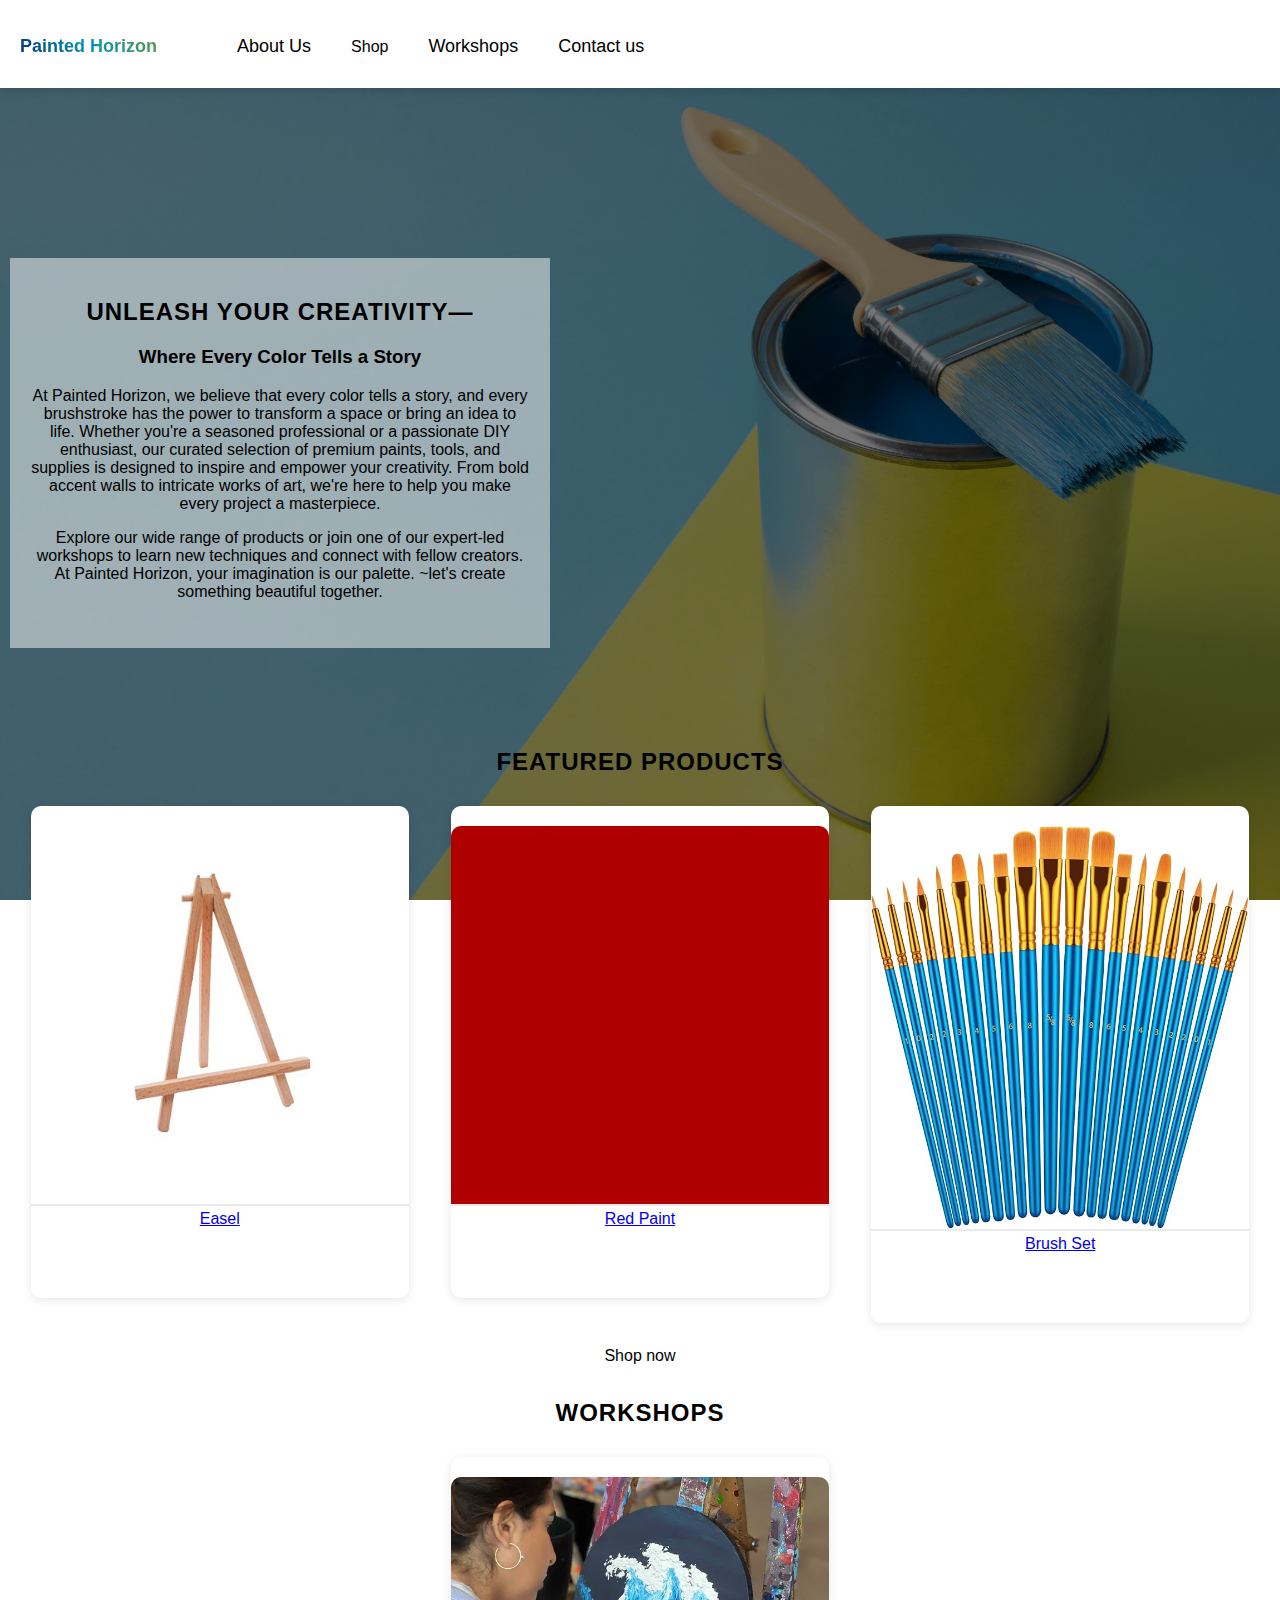
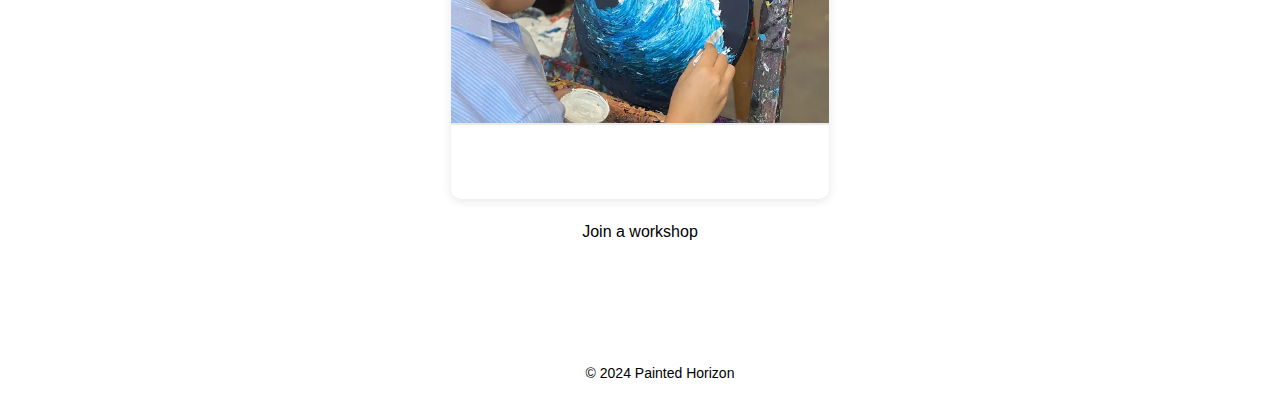
<file: index.html>
<!DOCTYPE html>
<html lang="en">
<head>
    <meta charset="UTF-8">
    <meta name="viewport" content="width=device-width, initial-scale=1.0">
    <title>Painted Horizon</title>
    <link rel="stylesheet" href="styles.css">
</head>
<body class="parallax">
    <header>
    <nav class="navbar">
        <h1><a href="index.html" class="logo">Painted Horizon</a></h1>
        <ul class="menu">
            <a href="about.html">About Us</a>
            <div class="subnav">
                <button class="subnavbtn">Shop <i class="fa fa-caret-down"></i></button>
                <div class="subnav-content">
                  <a href="shop.html">All</a>  
                  <a href="paintcolours.html">Paint Colours</a>
                  <a href="brushes.html">Brushes & Rollers</a>
                  <a href="supplies.html">Supplies</a>
                </div>
            </div>
            <a href="workshops.html">Workshops</a>
            <a href="contact.html">Contact us</a>
        </ul>
    </nav>
    </header>


    <main>
        <!-- Main Section -->
        <section class="main">
            <div class="main-text">
                <h2>Unleash Your Creativity—</h2>
                <h3>Where Every Color Tells a Story</h3>
                <p>At Painted Horizon, we believe that every color tells a story, and every brushstroke has the power to transform a space or bring an idea to life. Whether you're a seasoned professional or a passionate DIY enthusiast, our curated selection of premium paints, tools, and supplies is designed to inspire and empower your creativity. From bold accent walls to intricate works of art, we're here to help you make every project a masterpiece. </p>
                <p>Explore our wide range of products or join one of our expert-led workshops to learn new techniques and connect with fellow creators. At Painted Horizon, your imagination is our palette. ~let's create something beautiful together.  </p>
            </div>
        </section>

        <!-- Featured Products -->
        <section class="featured-products">
            <h2>Featured Products</h2>
            <div class="product-card">
                <div class="gallery">
                    <a href="supplies.html">
                        <img src="_images/easel.jpg" alt="Easel" class="image" style="width:100%">
                        <div class="middle">
                            <div class="middle-text">Easel</div>
                        </div>
                    </a>
                </div>
            </div>

            <div class="product-card">
                <div class="gallery">
                    <a href="paintcolours.html">
                        <img src="_images/red.jpeg" alt="Red Paint" class="image" style="width:100%">
                        <div class="middle">
                            <div class="middle-text">Red Paint</div>
                        </div>
                    </a>
                </div>
            </div>

            <div class="product-card">
                <div class="gallery">
                    <a href="brushes.html">
                        <img src="_images/brush_set.webp" alt="Brush Set" class="image" style="width:100%">
                        <div class="middle">
                            <div class="middle-text">Brush Set</div>
                        </div>
                    </a>
                </div>
            </div>
            <div class="clearfix"></div>
            <button class="shopnowbtn" onclick="shopnow()">Shop now</button>
            <script src="script.js"></script>
        </section>

        <!-- Upcoming Workshops -->
        <section class="workshops">
            <h2>Workshops</h2>
            <div class="product-card">
                <div class="gallery">
                    <a href="workshops.html">
                        <img src="_images/workshop.webp" alt="workshops">
                    </a>
                </div>
            </div>
            <div class="clearfix"></div>
            <button class="workshopbtn" onclick="joinaworkshop()">Join a workshop</button>
            <script src="script.js"></script>
        </section>
    </main>

    <footer>
        <div class="footer-links">
            <p>&copy; 2024 Painted Horizon</p>
        </div>
    </footer>
</body>
</html>
</file>
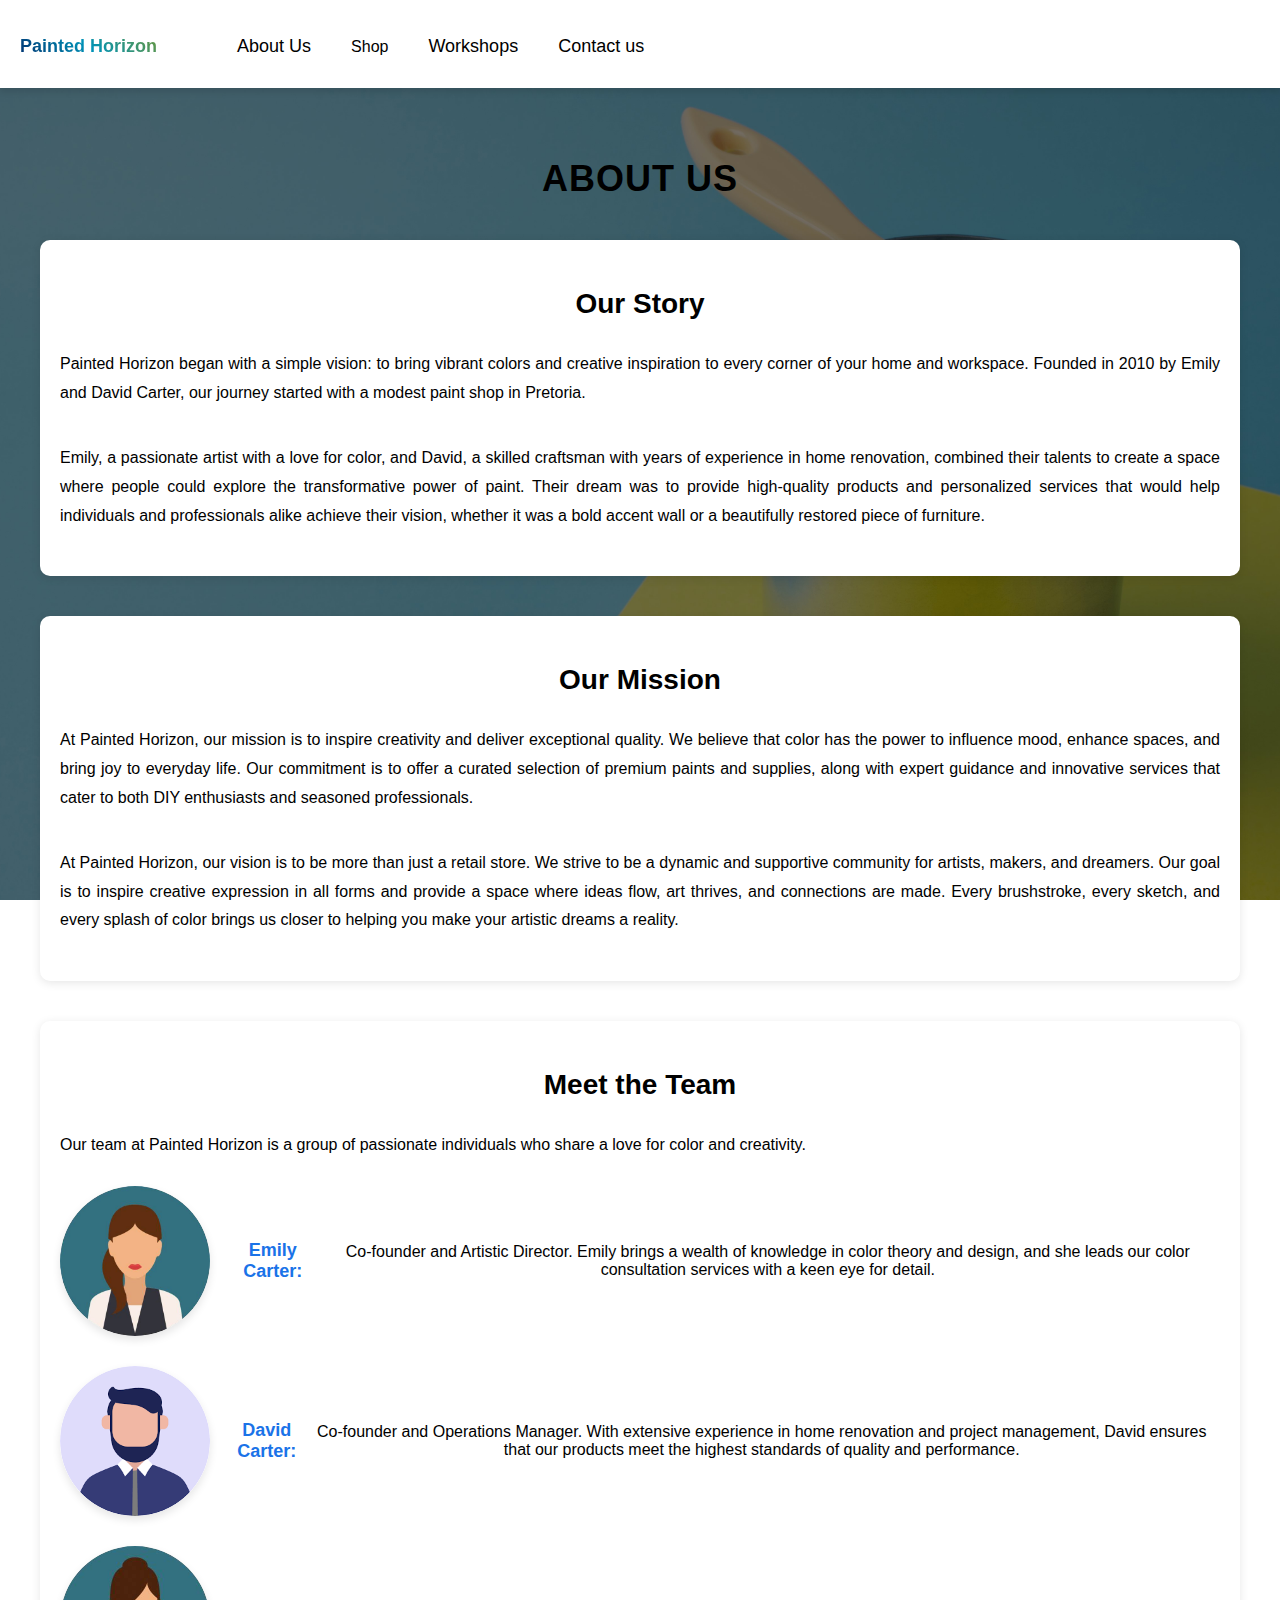
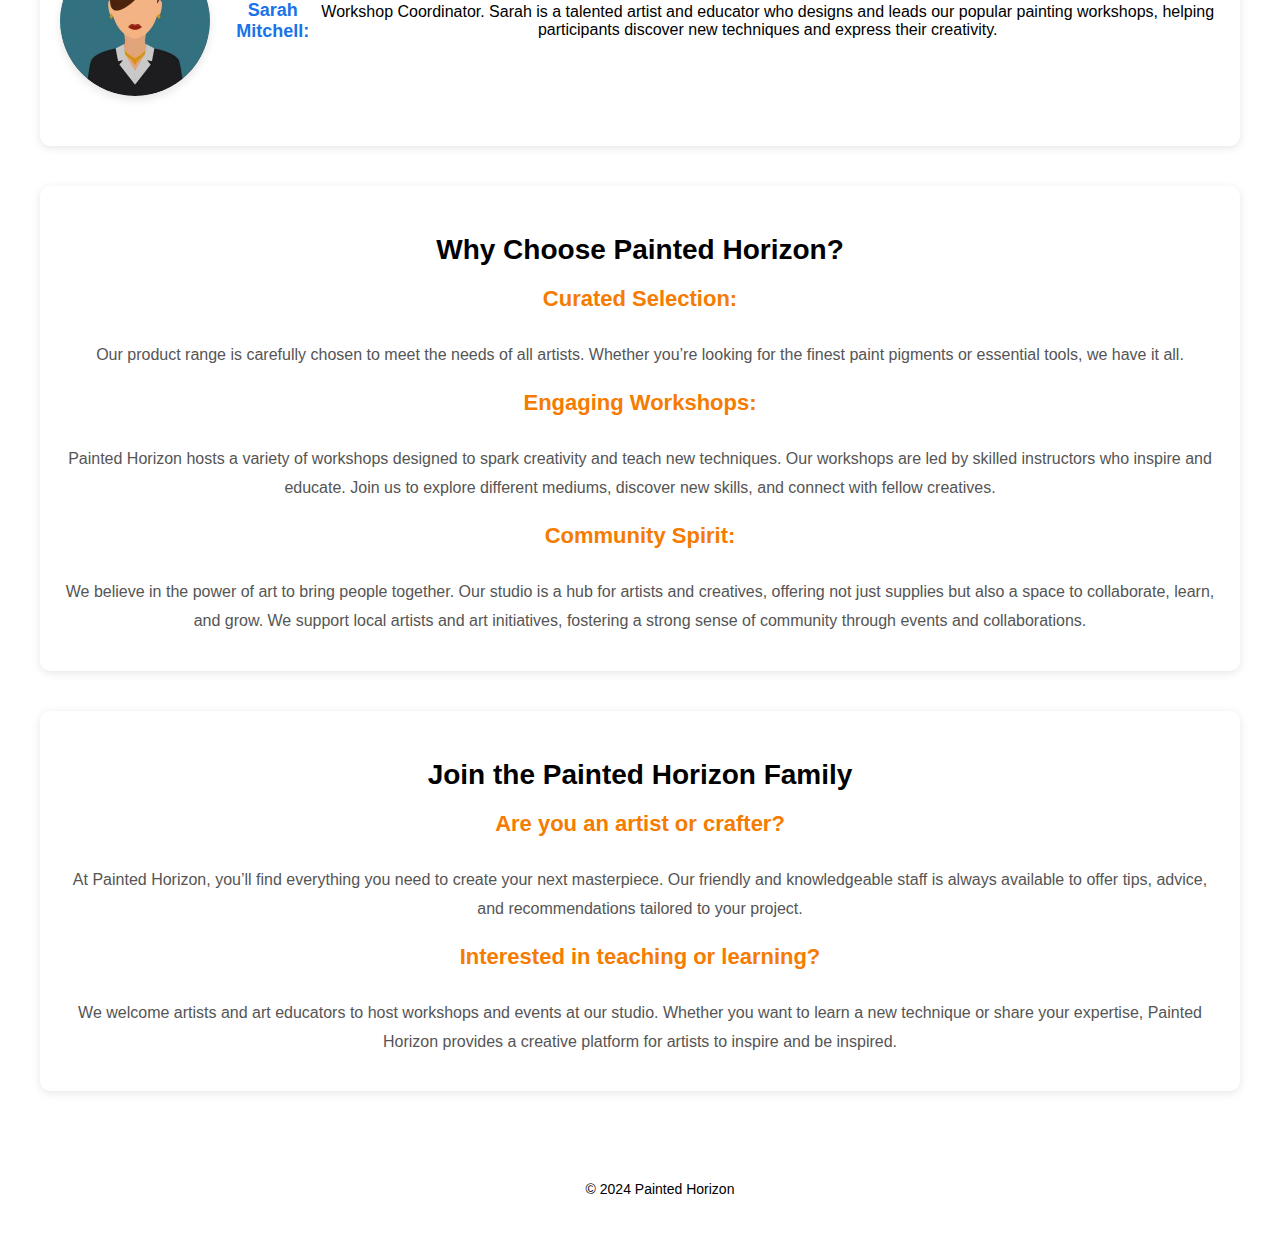
<file: about.html>
<!DOCTYPE html>
<html lang="en">
<head>
    <meta charset="UTF-8">
    <meta name="viewport" content="width=device-width, initial-scale=1.0">
    <title>Painted Horizon</title>
    <link rel="stylesheet" href="styles.css">
</head>
<body class="parallax">
    <header>
        <nav class="navbar">
            <h1><a href="index.html" class="logo">Painted Horizon</a></h1>
            <ul class="menu">
                <a href="about.html">About Us</a>
                <div class="subnav">
                    <button class="subnavbtn">Shop <i class="fa fa-caret-down"></i></button>
                    <div class="subnav-content">
                      <a href="shop.html">All</a>  
                      <a href="paintcolours.html">Paint Colours</a>
                      <a href="brushes.html">Brushes & Rollers</a>
                      <a href="supplies.html">Supplies</a>
                    </div>
                </div>
                <a href="workshops.html">Workshops</a>
                <a href="contact.html" class="contactref">Contact us</a>
            </ul>
        </nav>
    </header>

    <main>
         <!-- About Us Page -->
     <section id="about-us">
        <h2>About Us</h2>
        <div class="our-story">
            <h3>Our Story</h3>
            <p>Painted Horizon began with a simple vision: to bring vibrant colors and creative inspiration to every corner of your home and workspace. Founded in 2010 by Emily and David Carter, our journey started with a modest paint shop in Pretoria.</p>
            <p>Emily, a passionate artist with a love for color, and David, a skilled craftsman with years of experience in home renovation, combined their talents to create a space where people could explore the transformative power of paint. Their dream was to provide high-quality products and personalized services that would help individuals and professionals alike achieve their vision, whether it was a bold accent wall or a beautifully restored piece of furniture.</p>
        </div>

        <div class="our-mission">
            <h3>Our Mission</h3>
            <p>At Painted Horizon, our mission is to inspire creativity and deliver exceptional quality. We believe that color has the power to influence mood, enhance spaces, and bring joy to everyday life. Our commitment is to offer a curated selection of premium paints and supplies, along with expert guidance and innovative services that cater to both DIY enthusiasts and seasoned professionals.</p>
            <p>At Painted Horizon, our vision is to be more than just a retail store. We strive to be a dynamic and supportive community for artists, makers, and dreamers. Our goal is to inspire creative expression in all forms and provide a space where ideas flow, art thrives, and connections are made. Every brushstroke, every sketch, and every splash of color brings us closer to helping you make your artistic dreams a reality. </p>
        </div>

        <div class="meet-the-team">
            <h3>Meet the Team</h3>
            <p>Our team at Painted Horizon is a group of passionate individuals who share a love for color and creativity.</p>
            <ul>
                <li><img width="150" height="150" src="_images/emily.jpeg" alt="emily" class="avatar">
                    <strong>Emily Carter:</strong> Co-founder and Artistic Director. Emily brings a wealth of knowledge in color theory and design, and she leads our color consultation services with a keen eye for detail.
                </li>
                <li><img width="150" height="150" src="_images/david.png" alt="Avatar" class="avatar">
                    <strong>David Carter:</strong> Co-founder and Operations Manager. With extensive experience in home renovation and project management, David ensures that our products meet the highest standards of quality and performance.
                </li>
                <li><img width="150" height="150" src="_images/sarah.jpeg" alt="Avatar" class="avatar">
                    <strong>Sarah Mitchell:</strong> Workshop Coordinator. Sarah is a talented artist and educator who designs and leads our popular painting workshops, helping participants discover new techniques and express their creativity.
                </li>
            </ul>
        </div>

        <div class="whychoose">
            <h3>Why Choose Painted Horizon? </h3>
            <h4>Curated Selection: </h4>
            <p> Our product range is carefully chosen to meet the needs of all artists. Whether you’re looking for the finest paint pigments or essential tools, we have it all.</p>
            <h4>Engaging Workshops: </h4>
            <p>Painted Horizon hosts a variety of workshops designed to spark creativity and teach new techniques. Our workshops are led by skilled instructors who inspire and educate. Join us to explore different mediums, discover new skills, and connect with fellow creatives.</p>
            <h4>Community Spirit:</h4>
            <p>We believe in the power of art to bring people together. Our studio is a hub for artists and creatives, offering not just supplies but also a space to collaborate, learn, and grow. We support local artists and art initiatives, fostering a strong sense of community through events and collaborations.</p>


        </div>


        <div class="join-family">
            <h3>Join the Painted Horizon Family </h3>
            <h4>Are you an artist or crafter?</h4>
            <p>At Painted Horizon, you’ll find everything you need to create your next masterpiece. Our friendly and knowledgeable staff is always available to offer tips, advice, and recommendations tailored to your project. </p>
            <h4>Interested in teaching or learning?</h4>
            <p>We welcome artists and art educators to host workshops and events at our studio. Whether you want to learn a new technique or share your expertise, Painted Horizon provides a creative platform for artists to inspire and be inspired.</p>

        </div>
    </section>

    <footer>
        <div class="footer-links">
            <p>&copy; 2024 Painted Horizon</p>
        </div>
    </footer>
</body>
</html>
</file>
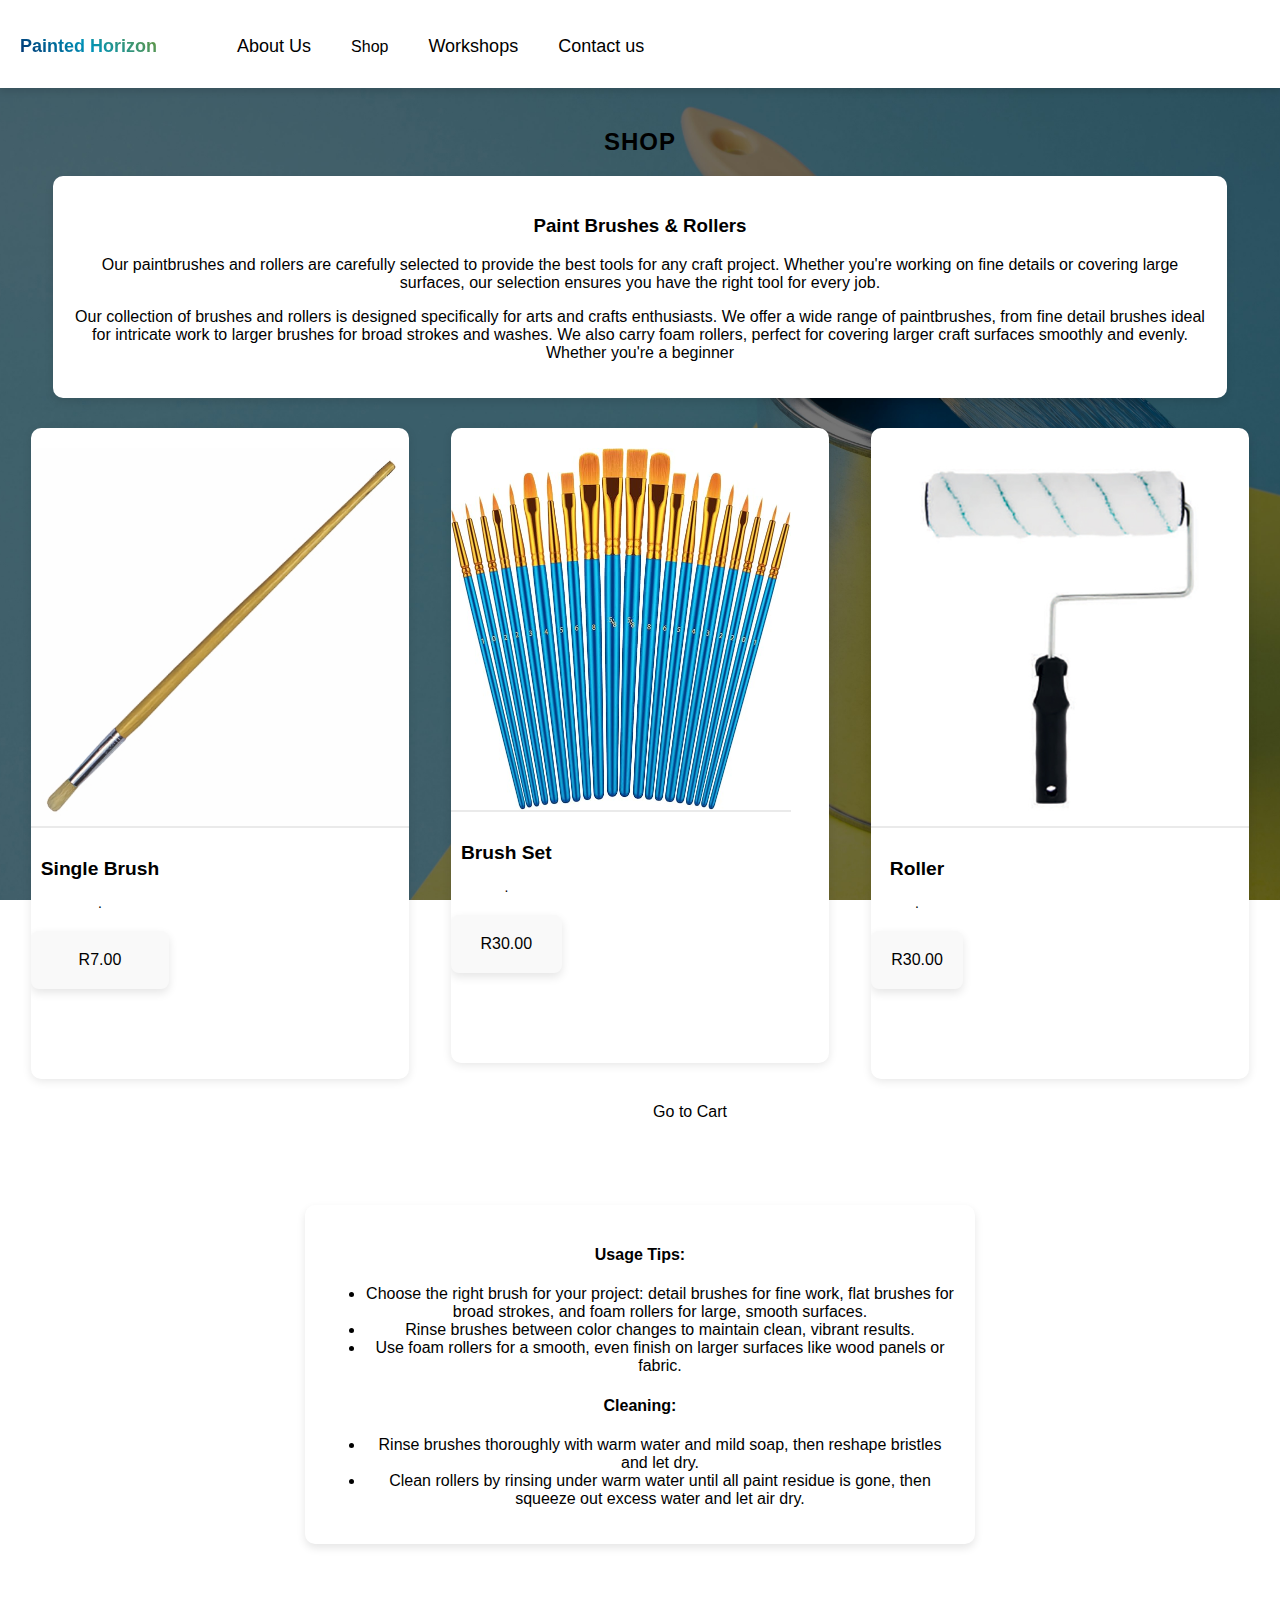
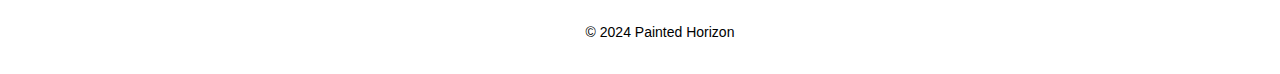
<file: brushes.html>
<!DOCTYPE html>
<html lang="en">
<head>
    <meta charset="UTF-8">
    <meta name="viewport" content="width=device-width, initial-scale=1.0">
    <title>Painted Horizon</title>
    <link rel="stylesheet" href="styles.css">
</head>
<body class="parallax">
    <header>
        <nav class="navbar">
            <h1><a href="index.html" class="logo">Painted Horizon</a></h1> 
            <ul class="menu">
                <a href="about.html">About Us</a>
                <div class="subnav">
                    <button class="subnavbtn">Shop <i class="fa fa-caret-down"></i></button>
                    <div class="subnav-content">
                        <a href="shop.html">All</a>  
                        <a href="paintcolours.html">Paint Colours</a>
                        <a href="brushes.html">Brushes & Rollers</a>
                        <a href="supplies.html">Supplies</a>
                    </div>
                </div>
                <a href="workshops.html">Workshops</a>
                <a href="contact.html" class="contactbtn">Contact us</a>
            </ul>
        </nav>
    </header>

    <main>
        <!-- Shop Page -->
    <section id="shop">
        <h2>Shop</h2>
        <div class="sectiondiscription">

          <h3>Paint Brushes & Rollers </h3>
          <p>Our paintbrushes and rollers are carefully selected to provide the best tools for any craft project. Whether you're working on fine details or covering large surfaces, our selection ensures you have the right tool for every job. </p>
          <p>Our collection of brushes and rollers is designed specifically for arts and crafts enthusiasts. We offer a wide range of paintbrushes, from fine detail brushes ideal for intricate work to larger brushes for broad strokes and washes. We also carry foam rollers, perfect for covering larger craft surfaces smoothly and evenly. Whether you're a beginner</p>
          
        </div>

        <div class="product-card">
            <div class="gallery">
                <img src="_images/paintbrush.jpg" alt="One Brush" class="image" style="width:100%">
              <div class="details"> 
                <div class="text-container">
                  <h4 class="title">Single Brush</h4>
                  <div class="quantity">.    </div>
                  <div class="price">R7.00</div>
                </div>
                <button class="addbtn" onclick="addToCart('Single Brush', 7)">Add to Cart</button>
              </div>
            </div>
         </div>
         <div class="product-card">
            <div class="gallery">
                <img src="_images/brush_set.webp" alt="Brush Set" class="image" style="width:90%">
              <div class="details"> 
                <div class="text-container">
                  <h4 class="title">Brush Set</h4>
                  <div class="quantity">.    </div>
                  <div class="price">R30.00</div>
                </div>
                <button class="addbtn" onclick="addToCart('Brush Set', 30)">Add to Cart</button>
              </div>
            </div>
         </div>
        <div class="product-card">
            <div class="gallery">
                <img src="_images/roller.jpg" alt="Roller" class="image" style="width:100%">
              <div class="details"> 
                <div class="text-container">
                  <h4 class="title">Roller</h4>
                  <div class="quantity">.    </div>
                  <div class="price">R30.00</div>
                </div>
                <button class="addbtn" onclick="addToCart('Roller', 30)">Add to Cart</button>
              </div>
            </div>
         </div>
        <div class="clearfix"></div>

        <button class="gocartbtn" onclick="goToCart()">Go to Cart</button>
        <script src="script.js"></script>

        <div class="tips">

          <h4>Usage Tips:</h4>
          <ul>
              <li>Choose the right brush for your project: detail brushes for fine work, flat brushes for broad strokes, and foam rollers for large, smooth surfaces. </li>
              <li>Rinse brushes between color changes to maintain clean, vibrant results. </li>
              <li>Use foam rollers for a smooth, even finish on larger surfaces like wood panels or fabric. </li>
          </ul>
          <h4>Cleaning:</h4>
          <ul>
              <li>Rinse brushes thoroughly with warm water and mild soap, then reshape bristles and let dry. </li>
              <li>Clean rollers by rinsing under warm water until all paint residue is gone, then squeeze out excess water and let air dry. </li>
          </ul>


        </div>


    </section>
    </main>

    <footer>
        <div class="footer-links">
            <p>&copy; 2024 Painted Horizon</p>
        </div>
    </footer>

    
</body>
</html>
</file>
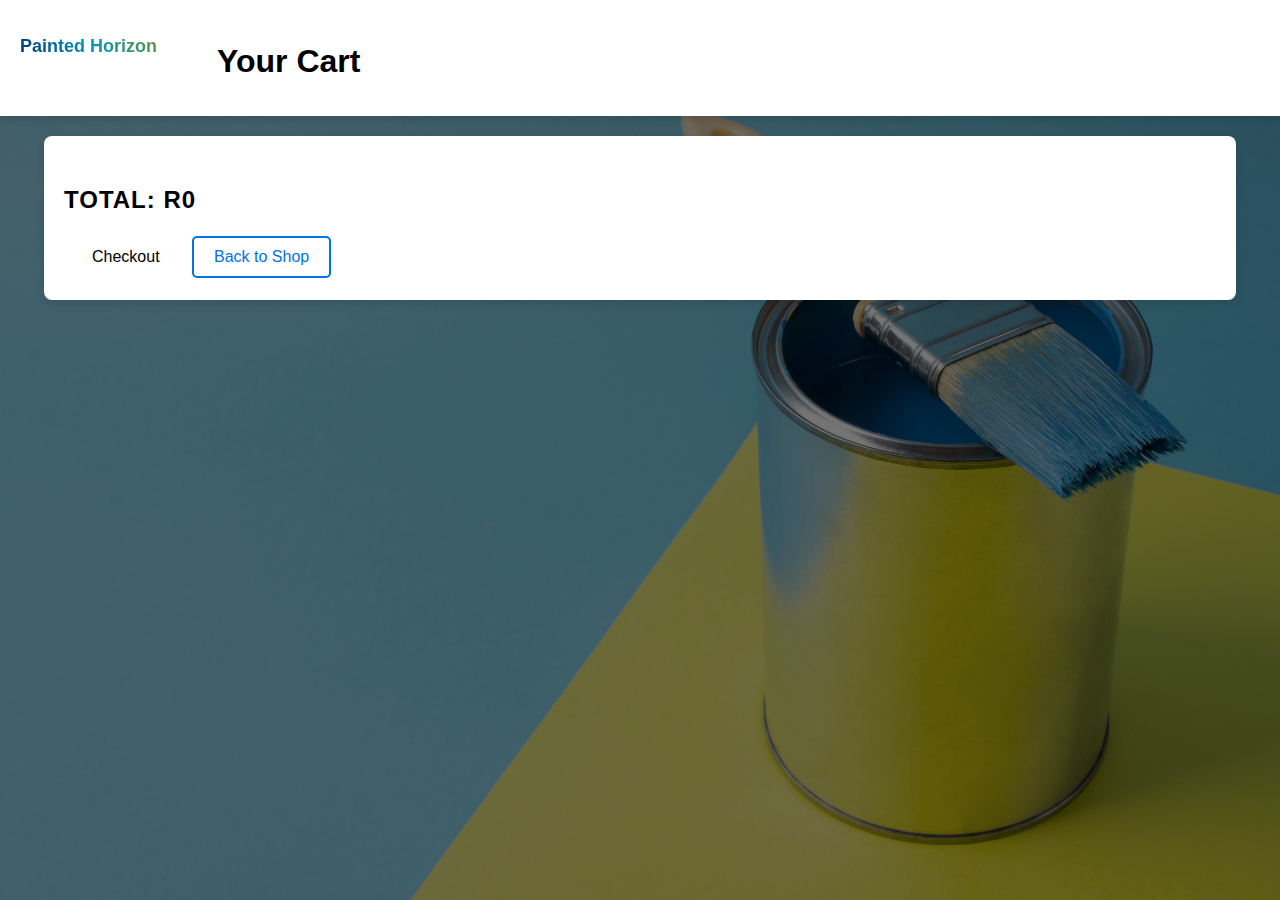
<file: cart.html>
<!DOCTYPE html>
<html lang="en">
<head>
    <meta charset="UTF-8">
    <meta name="viewport" content="width=device-width, initial-scale=1.0">
    <title>Cart</title>
    <link rel="stylesheet" href="styles.css">
</head>
<body class="parallax">
    <header>
    <nav class="navbar">
        <h1><a href="index.html" class="logo">Painted Horizon</a></h1>
        <ul class="menu">
            <h1>Your Cart</h1>
        </ul>
    </nav>
    </header>

    <main class="cart">
        <div id="cart-items"></div>
        <h2 id="total-price">Total: $0</h2>
        <button class="checkout" onclick="checkout()">Checkout</button>
        <a class="backshop" href="index.html">Back to Shop</a>
        <script src="cart-script.js"></script>


</body>
</html>
</file>
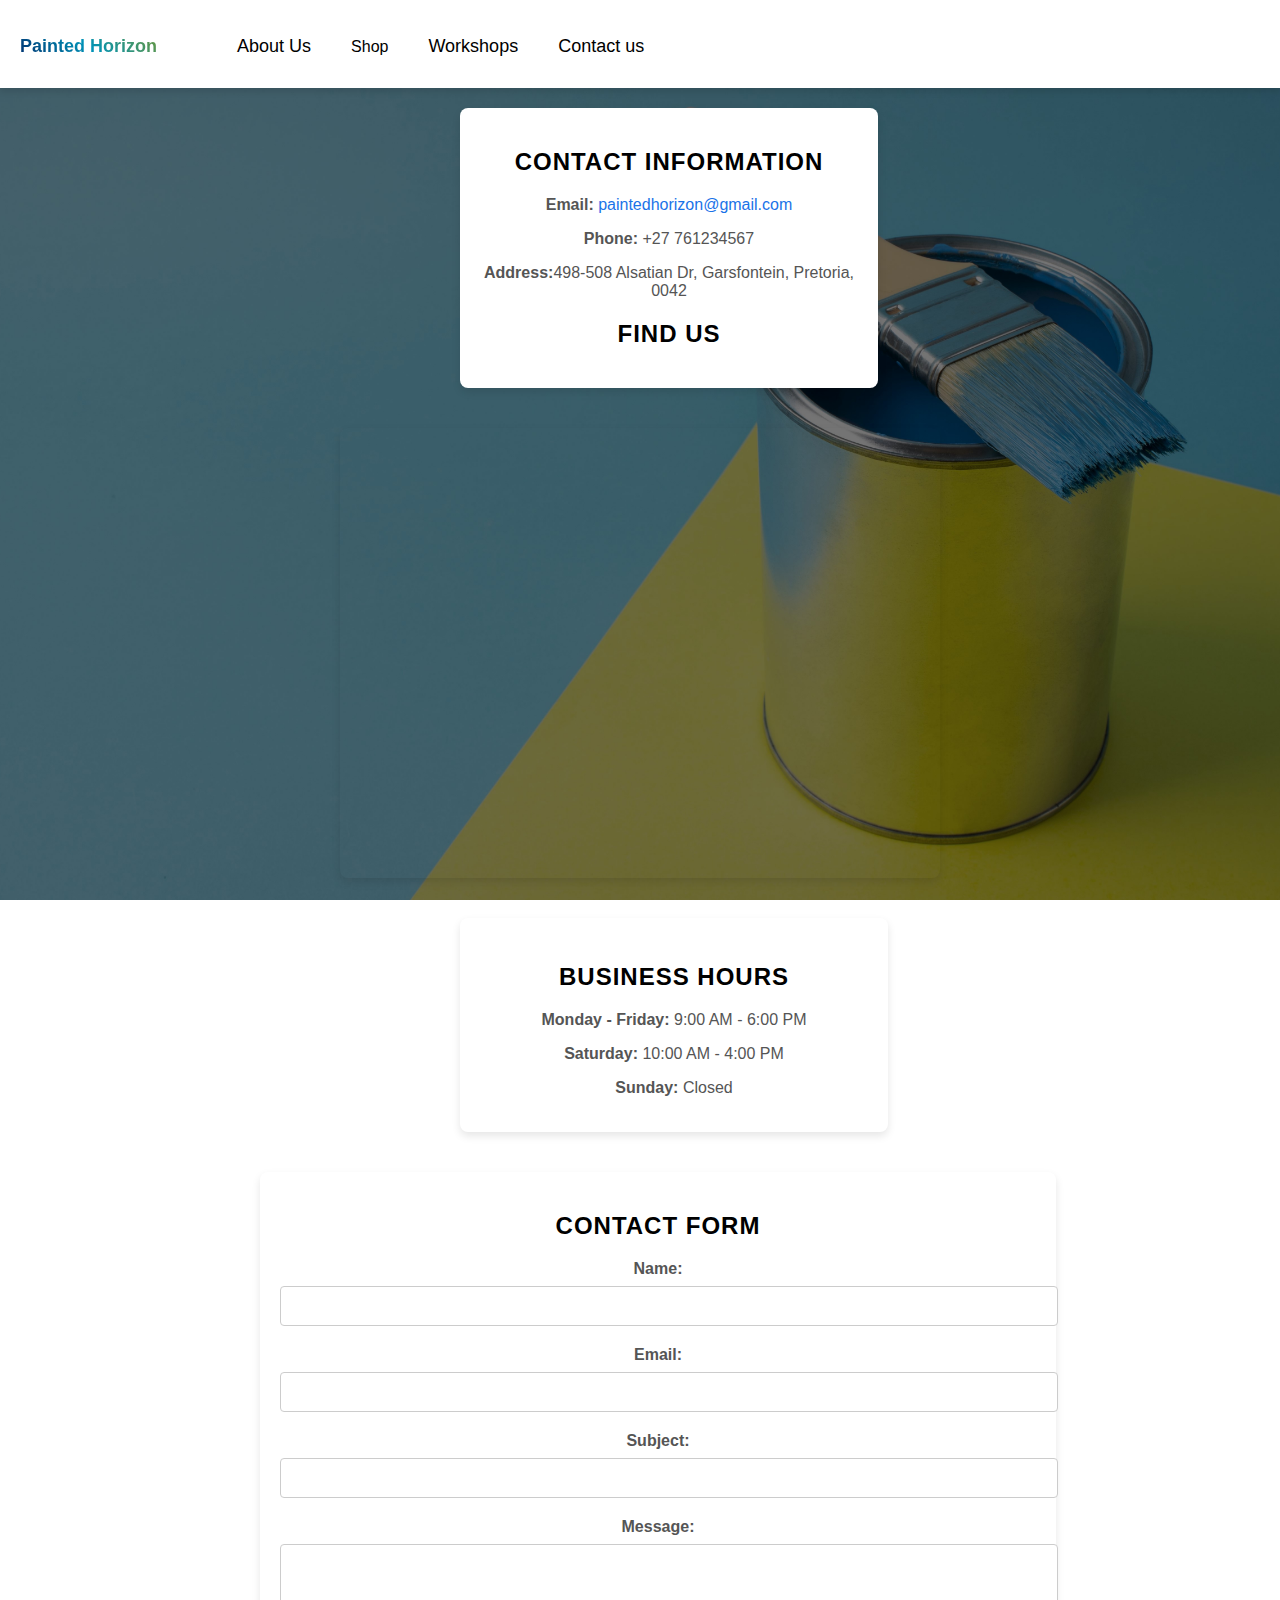
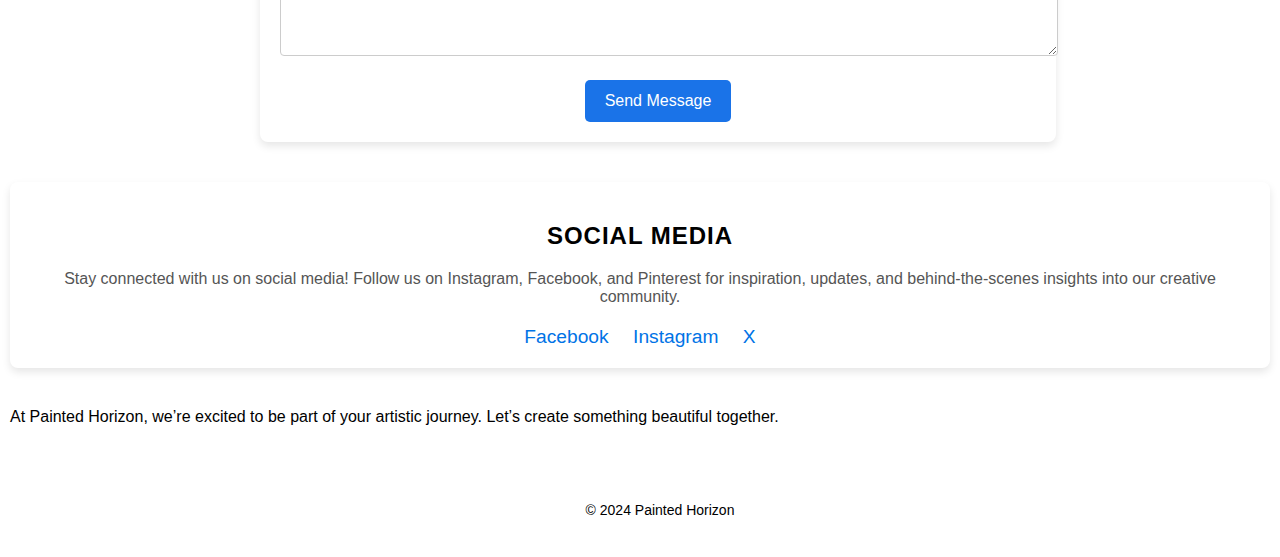
<file: contact.html>
<!DOCTYPE html>
<html lang="en">
    <head>
        <meta charset="UTF-8">
        <meta name="viewport" content="width=device-width, initial-scale=1.0">
        <title>Contact - Painted Horizon | Inspiring Creativity and Quality Paint Supplies</title>
        <meta name="description" content="Get in touch with Painted Horizon. Whether you have questions about our products, workshops, or services, our team is here to help. Reach out through our contact form, phone, or email, and we’ll get back to you as soon as possible.">
        <meta name="keywords" content="contact Painted Horizon, customer support, reach us, contact form, paint supplies inquiries, art supplies questions, customer service, Painted Horizon contact information, email, phone support">
        <link rel="stylesheet" href="styles.css">
      </head>
<body class="parallax">
    <header>
        <nav class="navbar">
            <h1><a href="index.html" class="logo">Painted Horizon</a></h1>
            <ul class="menu">
                <a href="about.html">About Us</a>
                <div class="subnav">
                    <button class="subnavbtn">Shop <i class="fa fa-caret-down"></i></button>
                    <div class="subnav-content">
                      <a href="shop.html">All</a>  
                      <a href="paintcolours.html">Paint Colours</a>
                      <a href="brushes.html">Brushes & Rollers</a>
                      <a href="supplies.html">Supplies</a>
                    </div>
                </div>
                <a href="workshops.html">Workshops</a>
                <a href="contact.html">Contact us</a>
            </ul>
        </nav>
     </header>

    <main>
        <section id="contact-content">
            <div class="contact-info">
                <h2>Contact Information</h2>
                <p><strong>Email:</strong> <a href="mailto:paintedhorizon@gmail.com">paintedhorizon@gmail.com</a></p>
                <p><strong>Phone:</strong> +27 761234567</p>
                <p><strong>Address:</strong>498-508 Alsatian Dr, Garsfontein, Pretoria, 0042</p>
                <h2>Find Us</h2>
            </div>
            <iframe src="https://www.google.com/maps/embed?pb=!1m18!1m12!1m3!1d3592.5093155612576!2d28.29563928025768!3d-25.78676621889903!2m3!1f0!2f0!3f0!3m2!1i1024!2i768!4f13.1!3m3!1m2!1s0x1e955e1d4c0cbfd3%3A0x97320ad3391f6dcc!2s498-508%20Alsatian%20Dr%2C%20Garsfontein%2C%20Pretoria%2C%200042!5e0!3m2!1sen!2sza!4v1723748535944!5m2!1sen!2sza" width="600" height="450" style="border:0;" allowfullscreen="" loading="lazy" referrerpolicy="no-referrer-when-downgrade"></iframe>
            <div class="business-hours">
                <h2>Business Hours</h2>
                <p><strong>Monday - Friday:</strong> 9:00 AM - 6:00 PM</p>
                <p><strong>Saturday:</strong> 10:00 AM - 4:00 PM</p>
                <p><strong>Sunday:</strong> Closed</p>
            </div>
            <div class="contact-form">
                <h2>Contact Form</h2>
                <form id="contactForm">
                    <label for="name">Name:</label>
                    <input type="text" id="name" name="name" required>
                    
                    <label for="email">Email:</label>
                    <input type="email" id="email" name="email" required>
                    
                    <label for="subject">Subject:</label>
                    <input type="text" id="subject" name="subject" required>
                    
                    <label for="message">Message:</label>
                    <textarea id="message" name="message" rows="5" required></textarea>
                    
                    <button type="submit">Send Message</button>
                </form>
                <script src="script.js"></script>
                <!-- Source: W3Schools (2024) *HTML Forms*. Available at: https://www.w3schools.com/html/html_forms.asp. -->
            </div>
            
            <div class="social-media">
                <h2>Social Media</h2>
                <p>Stay connected with us on social media! Follow us on Instagram, Facebook, and Pinterest for inspiration, updates, and behind-the-scenes insights into our creative community. </p>
                <div>
                    <a href="https://facebook.com">Facebook</a>
                    <a href="https://instagram.com">Instagram</a>
                    <a href="https://twitter.com">X</a>
                </div>
            </div>



        </section>

        <p>At Painted Horizon, we’re excited to be part of your artistic journey. Let’s create something beautiful together. </p>
    </main>

    <footer>
        <div class="footer-links">
            <p>&copy; 2024 Painted Horizon</p>
        </div>
    </footer>
</body>
</html>
</file>
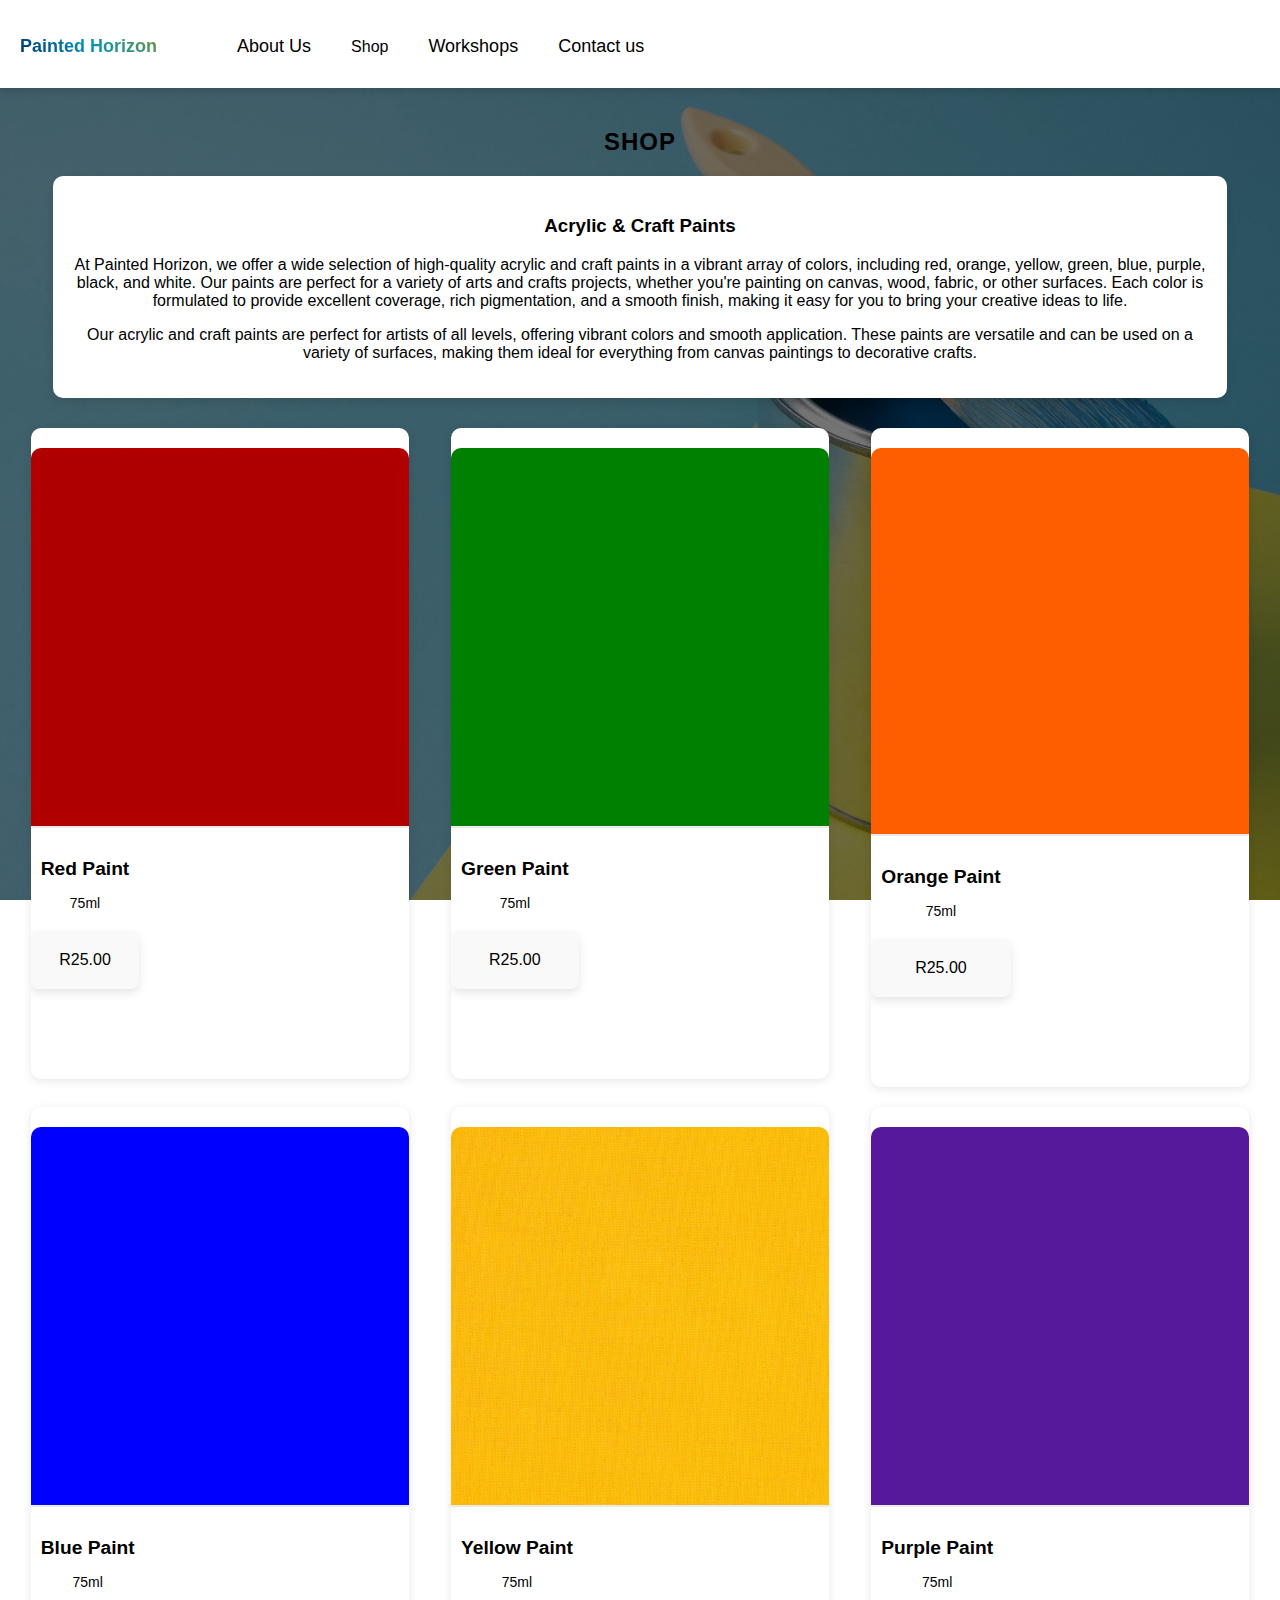
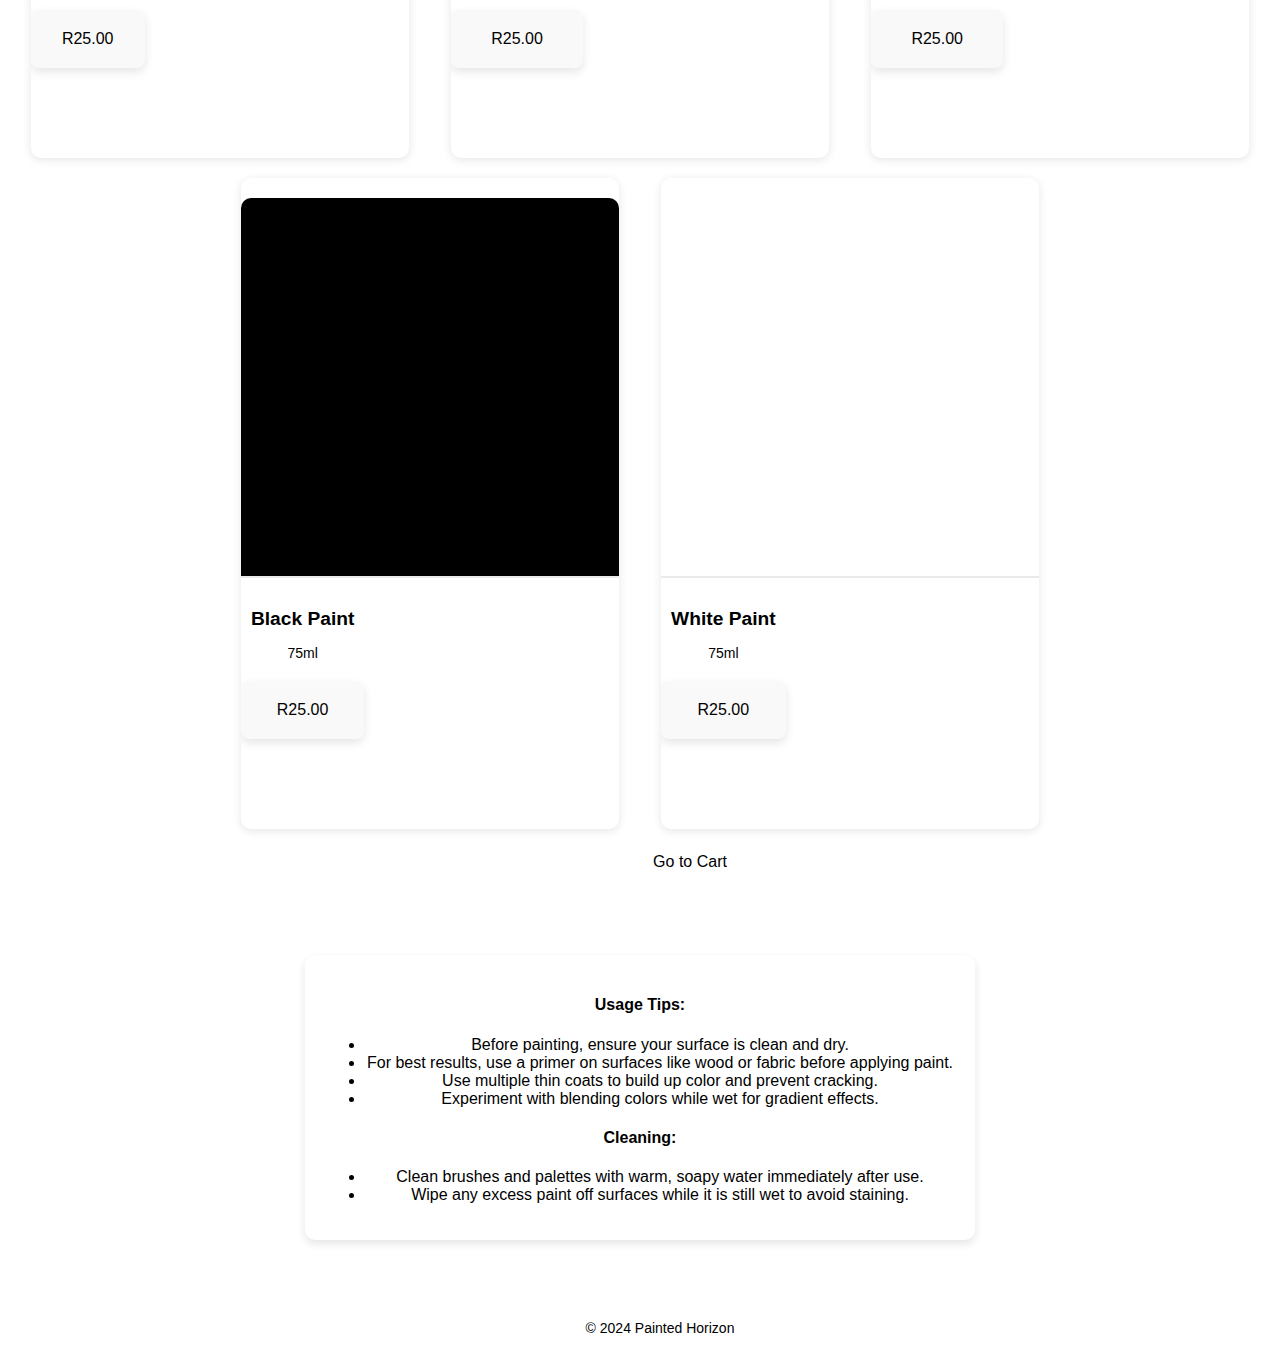
<file: paintcolours.html>
<!DOCTYPE html>
<html lang="en">
<head>
    <meta charset="UTF-8">
    <meta name="viewport" content="width=device-width, initial-scale=1.0">
    <title>Painted Horizon</title>
    <link rel="stylesheet" href="styles.css">
</head>
<body class="parallax">
    <header>
        <nav class="navbar">
            <h1><a href="index.html" class="logo">Painted Horizon</a></h1> 
            <ul class="menu">
                <a href="about.html">About Us</a>
                <div class="subnav">
                    <button class="subnavbtn">Shop <i class="fa fa-caret-down"></i></button>
                    <div class="subnav-content">
                        <a href="shop.html">All</a>  
                        <a href="paintcolours.html">Paint Colours</a>
                        <a href="brushes.html">Brushes & Rollers</a>
                        <a href="supplies.html">Supplies</a>
                    </div>
                </div>
                <a href="workshops.html">Workshops</a>
                <a href="about.html" class="contactbtn">Contact us</a>
            </ul>
        </nav>
    </header>

    <main>
        <!-- Shop Page -->
    <section id="shop">
        <h2>Shop</h2>
        <div class="sectiondiscription">

          <h3>Acrylic & Craft Paints</h3>
          <p>At Painted Horizon, we offer a wide selection of high-quality acrylic and craft paints in a vibrant array of colors, including red, orange, yellow, green, blue, purple, black, and white. Our paints are perfect for a variety of arts and crafts projects, whether you're painting on canvas, wood, fabric, or other surfaces. Each color is formulated to provide excellent coverage, rich pigmentation, and a smooth finish, making it easy for you to bring your creative ideas to life. </p>
          <p>Our acrylic and craft paints are perfect for artists of all levels, offering vibrant colors and smooth application. These paints are versatile and can be used on a variety of surfaces, making them ideal for everything from canvas paintings to decorative crafts. </p>  


        </div>

        <div class="product-card">
            <div class="gallery">
              <img src="_images/red.jpeg" alt="Red Paint" class="image" style="width:100%">
              <div class="details"> 
                <div class="text-container">
                  <h4 class="title">Red Paint</h4>
                  <div class="quantity">75ml</div>
                  <div class="price">R25.00</div>
                </div>
                <button class="addbtn" onclick="addToCart('Red Paint', 25)">Add to Cart</button>
                <!-- Source: W3Schools (2024) *JavaScript HTML DOM Event Object*. Available at: https://www.w3schools.com/jsref/event_onclick.asp. -->
              </div>
            </div>
        </div>
        <div class="product-card">
            <div class="gallery">
              <img src="_images/green.jpeg" alt="Green Paint" class="image" style="width:100%">
              <div class="details"> 
                <div class="text-container">
                  <h4 class="title">Green Paint</h4>
                  <div class="quantity">75ml</div>
                  <div class="price">R25.00</div>
                </div>
                <button class="addbtn" onclick="addToCart('Green Paint', 25)">Add to Cart</button>
              </div>
            </div>
        </div>
        <div class="product-card">
            <div class="gallery">
              <img src="_images/orange.jpeg" alt="Orange Paint" class="image" style="width:100%">
              <div class="details"> 
                <div class="text-container">
                  <h4 class="title">Orange Paint</h4>
                  <div class="quantity">75ml</div>
                  <div class="price">R25.00</div>
                </div>
                <button class="addbtn" onclick="addToCart('Orange Paint', 25)">Add to Cart</button>
              </div>
            </div>
         </div>
        <div class="product-card">
            <div class="gallery">
              <img src="_images/blue.jpeg" alt="Blue Paint" class="image" style="width:100%">
              <div class="details"> 
                <div class="text-container">
                  <h4 class="title">Blue Paint</h4>
                  <div class="quantity">75ml</div>
                  <div class="price">R25.00</div>
                </div>
                <button class="addbtn" onclick="addToCart('Blue Paint', 25)">Add to Cart</button>
              </div>
            </div>
         </div>
        <div class="product-card">
            <div class="gallery">
              <img src="_images/yellow.jpeg" alt="yellow Paint" class="image" style="width:100%">
              <div class="details"> 
                <div class="text-container">
                  <h4 class="title">Yellow Paint</h4>
                  <div class="quantity">75ml</div>
                  <div class="price">R25.00</div>
                </div>
                <button class="addbtn" onclick="addToCart('Yelllow Paint', 25)">Add to Cart</button>
              </div>
            </div>
         </div>
        <div class="product-card">
            <div class="gallery">
              <img src="_images/purple.jpeg" alt="Purple Paint" class="image">
              <div class="details"> 
                <div class="text-container">
                  <h4 class="title">Purple Paint</h4>
                  <div class="quantity">75ml</div>
                  <div class="price">R25.00</div>
                </div>
                <button class="addbtn" onclick="addToCart('Purple Paint', 25)">Add to Cart</button>
              </div>
            </div>
         </div>
        <div class="product-card">
            <div class="gallery">
              <img src="_images/black.jpeg" alt="Black Paint" class="image" style="width:100%">
              <div class="details"> 
                <div class="text-container">
                  <h4 class="title">Black Paint</h4>
                  <div class="quantity">75ml</div>
                  <div class="price">R25.00</div>
                </div>
                <button class="addbtn" onclick="addToCart('Black Paint', 25)">Add to Cart</button>
              </div>
            </div>
         </div>
        <div class="product-card">
            <div class="gallery">
              <img src="_images/white.jpeg" alt="White Paint" class="image" style="width:100%">
              <div class="details"> 
                <div class="text-container">
                  <h4 class="title">White Paint</h4>
                  <div class="quantity">75ml</div>
                  <div class="price">R25.00</div>
                </div>
                <button class="addbtn" onclick="addToCart('White Paint', 25)">Add to Cart</button>
              </div>
            </div>
         </div>
        <div class="clearfix"></div>

        <button class="gocartbtn" onclick="goToCart()">Go to Cart</button>
        <script src="script.js"></script>

        <div class="tips">
          <h4>Usage Tips:</h4>
        <ul>
            <li>Before painting, ensure your surface is clean and dry. </li>
            <li>For best results, use a primer on surfaces like wood or fabric before applying paint. </li>
            <li>Use multiple thin coats to build up color and prevent cracking. </li>
            <li>Experiment with blending colors while wet for gradient effects. </li>
        </ul>
        <h4>Cleaning:</h4>
        <ul>
            <li>Clean brushes and palettes with warm, soapy water immediately after use. </li>
            <li>Wipe any excess paint off surfaces while it is still wet to avoid staining. </li>
        </ul>


        </div>
    </section>
    </main>

    <footer>
        <div class="footer-links">
            <p>&copy; 2024 Painted Horizon</p>
        </div>
    </footer>

    
</body>
</html>
</file>
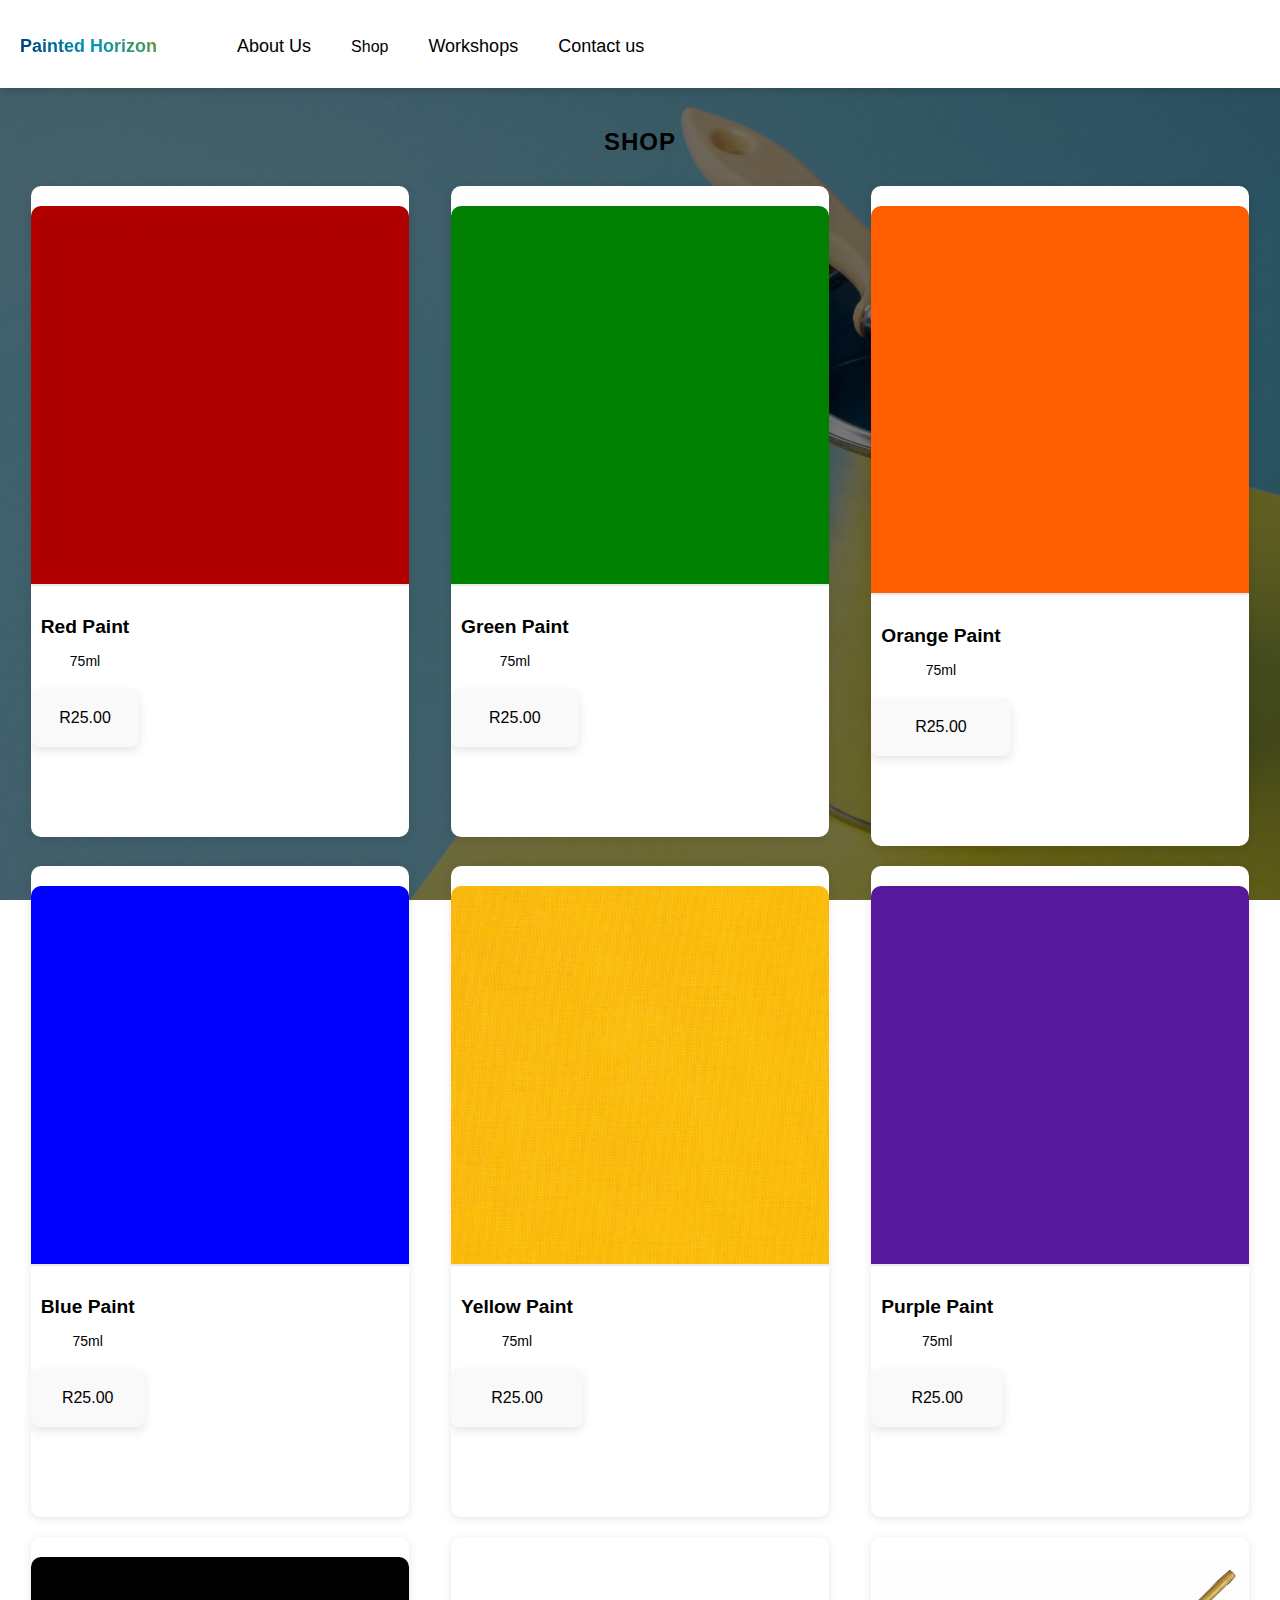
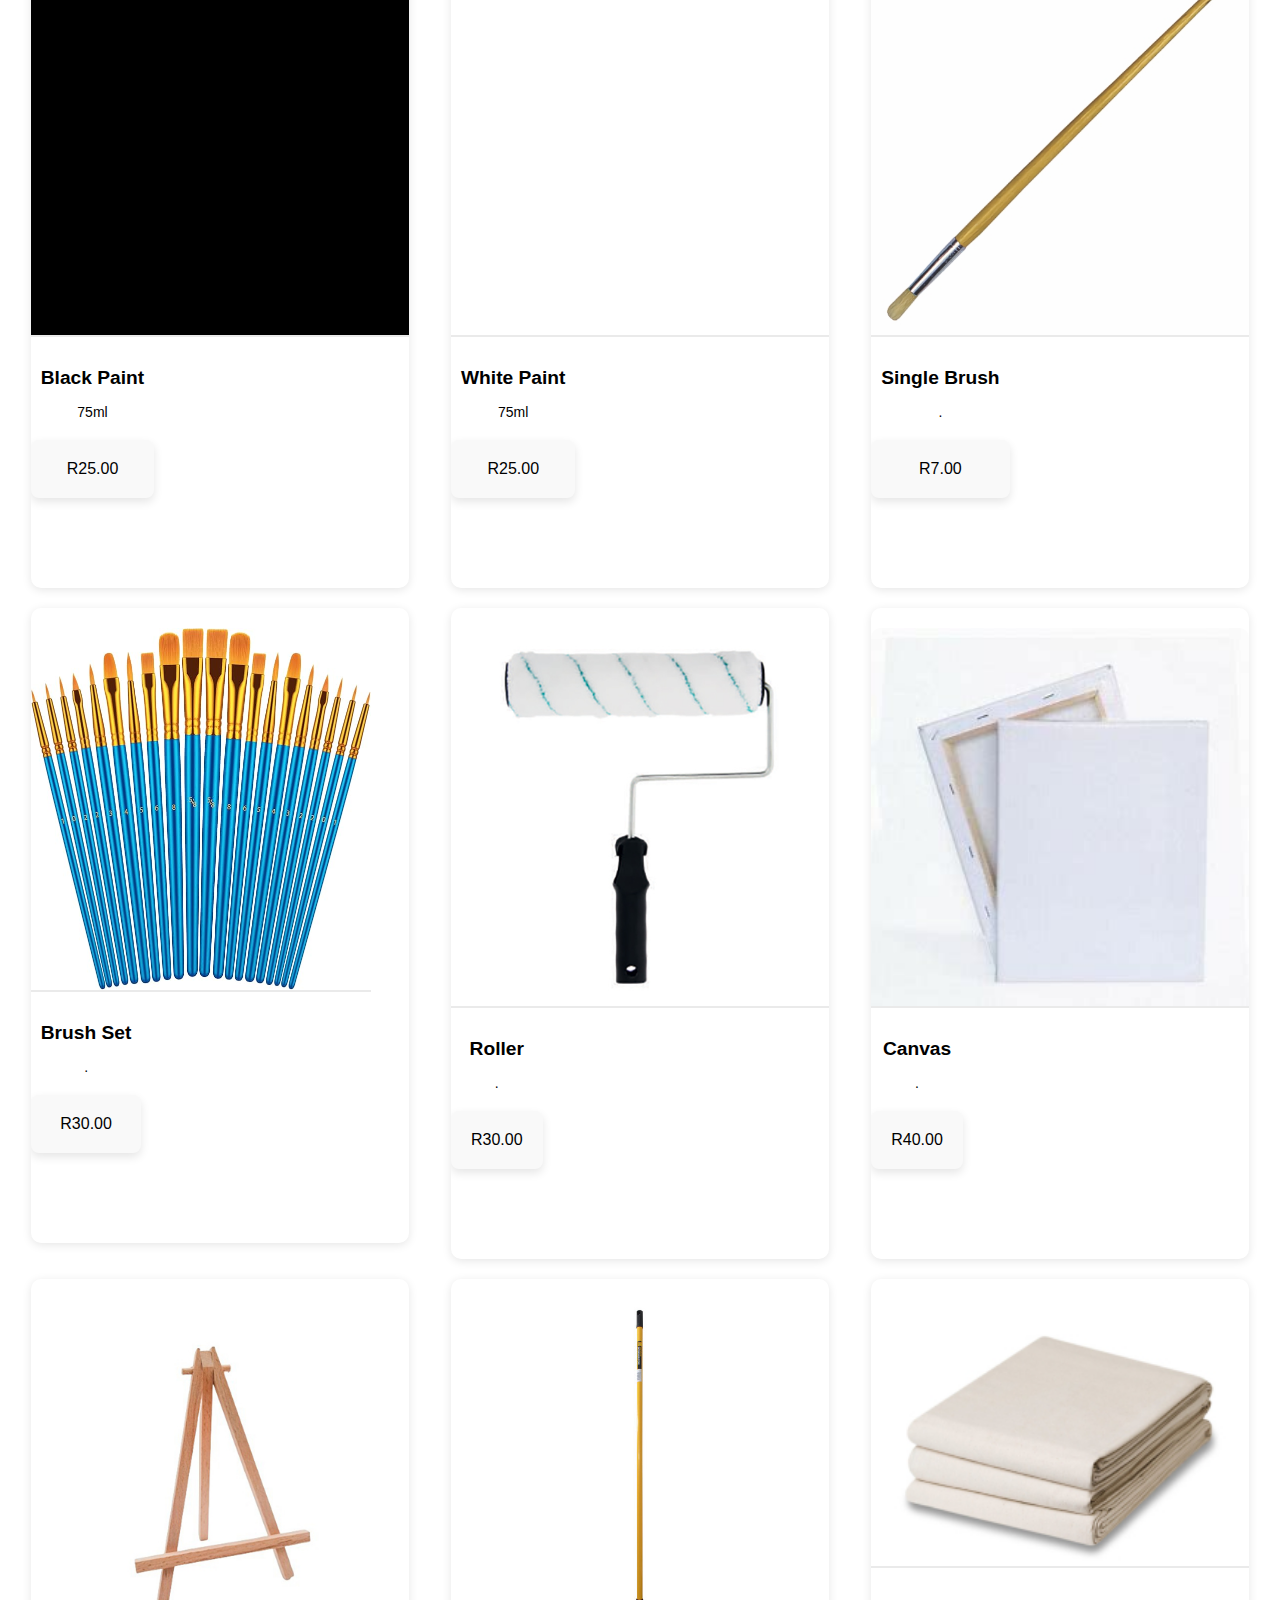
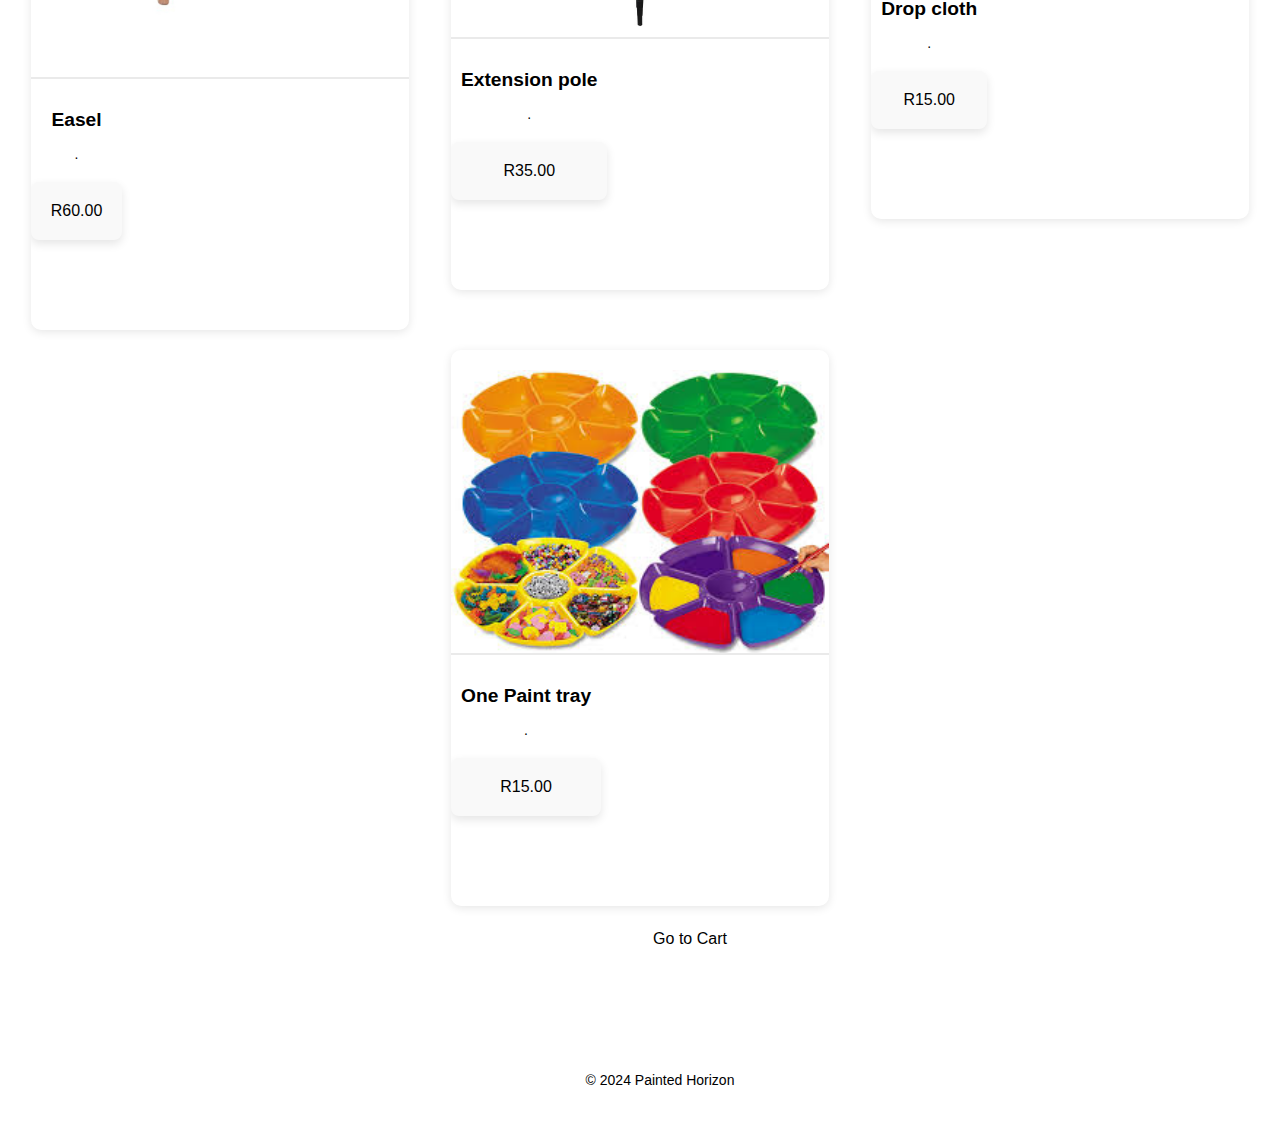
<file: shop.html>
<!DOCTYPE html>
<html lang="en">
<head>
    <meta charset="UTF-8">
    <meta name="viewport" content="width=device-width, initial-scale=1.0">
    <title>Painted Horizon</title>
    <link rel="stylesheet" href="styles.css">
</head>
<body class="parallax">
    <header>
        <nav class="navbar">
            <h1><a href="index.html" class="logo">Painted Horizon</a></h1>
            <ul class="menu">
                <a href="about.html">About Us</a>
                <div class="subnav">
                    <button class="subnavbtn">Shop <i class="fa fa-caret-down"></i></button>
                    <div class="subnav-content">
                      <a href="shop.html">All</a>  
                      <a href="paintcolours.html">Paint Colours</a>
                      <a href="brushes.html">Brushes & Rollers</a>
                      <a href="supplies.html">Supplies</a>
                    </div>
                </div>
                <a href="workshops.html">Workshops</a>
                <a href="contact.html" class="contactref">Contact us</a>
            </ul>
        </nav>
    </header>

    <main>
        <!-- Shop Page -->
    <section id="shop">
        <h2>Shop</h2>

        <div class="product-card">
            <div class="gallery">
              <img src="_images/red.jpeg" alt="Red Paint" class="image" style="width:100%">
              <div class="details"> 
                <div class="text-container">
                  <h4 class="title">Red Paint</h4>
                  <div class="quantity">75ml</div>
                  <div class="price">R25.00</div>
                </div>
                <button class="addbtn" onclick="addToCart('Red Paint', 25)">Add to Cart</button>
                <!-- Source: W3Schools (2024) *JavaScript HTML DOM Event Object*. Available at: https://www.w3schools.com/jsref/event_onclick.asp. -->
              </div>
            </div>
        </div>
        <div class="product-card">
            <div class="gallery">
              <img src="_images/green.jpeg" alt="Green Paint" class="image" style="width:100%">
              <div class="details"> 
                <div class="text-container">
                  <h4 class="title">Green Paint</h4>
                  <div class="quantity">75ml</div>
                  <div class="price">R25.00</div>
                </div>
                <button class="addbtn" onclick="addToCart('Green Paint', 25)">Add to Cart</button>
              </div>
            </div>
        </div>
        <div class="product-card">
            <div class="gallery">
              <img src="_images/orange.jpeg" alt="Orange Paint" class="image" style="width:100%">
              <div class="details"> 
                <div class="text-container">
                  <h4 class="title">Orange Paint</h4>
                  <div class="quantity">75ml</div>
                  <div class="price">R25.00</div>
                </div>
                <button class="addbtn" onclick="addToCart('Orange Paint', 25)">Add to Cart</button>
              </div>
            </div>
         </div>
        <div class="product-card">
            <div class="gallery">
              <img src="_images/blue.jpeg" alt="Blue Paint" class="image" style="width:100%">
              <div class="details"> 
                <div class="text-container">
                  <h4 class="title">Blue Paint</h4>
                  <div class="quantity">75ml</div>
                  <div class="price">R25.00</div>
                </div>
                <button class="addbtn" onclick="addToCart('Blue Paint', 25)">Add to Cart</button>
              </div>
            </div>
         </div>
        <div class="product-card">
            <div class="gallery">
              <img src="_images/yellow.jpeg" alt="yellow Paint" class="image" style="width:100%">
              <div class="details"> 
                <div class="text-container">
                  <h4 class="title">Yellow Paint</h4>
                  <div class="quantity">75ml</div>
                  <div class="price">R25.00</div>
                </div>
                <button class="addbtn" onclick="addToCart('Yelllow Paint', 25)">Add to Cart</button>
              </div>
            </div>
         </div>
        <div class="product-card">
            <div class="gallery">
              <img src="_images/purple.jpeg" alt="Purple Paint" class="image">
              <div class="details"> 
                <div class="text-container">
                  <h4 class="title">Purple Paint</h4>
                  <div class="quantity">75ml</div>
                  <div class="price">R25.00</div>
                </div>
                <button class="addbtn" onclick="addToCart('Purple Paint', 25)">Add to Cart</button>
              </div>
            </div>
         </div>
        <div class="product-card">
            <div class="gallery">
              <img src="_images/black.jpeg" alt="Black Paint" class="image" style="width:100%">
              <div class="details"> 
                <div class="text-container">
                  <h4 class="title">Black Paint</h4>
                  <div class="quantity">75ml</div>
                  <div class="price">R25.00</div>
                </div>
                <button class="addbtn" onclick="addToCart('Black Paint', 25)">Add to Cart</button>
              </div>
            </div>
         </div>
        <div class="product-card">
            <div class="gallery">
              <img src="_images/white.jpeg" alt="White Paint" class="image" style="width:100%">
              <div class="details"> 
                <div class="text-container">
                  <h4 class="title">White Paint</h4>
                  <div class="quantity">75ml</div>
                  <div class="price">R25.00</div>
                </div>
                <button class="addbtn" onclick="addToCart('White Paint', 25)">Add to Cart</button>
              </div>
            </div>
         </div>

        <!-- brushes, rollers -->

        <div class="product-card">
            <div class="gallery">
                <img src="_images/paintbrush.jpg" alt="One Brush" class="image" style="width:100%">
              <div class="details"> 
                <div class="text-container">
                  <h4 class="title">Single Brush</h4>
                  <div class="quantity">.    </div>
                  <div class="price">R7.00</div>
                </div>
                <button class="addbtn" onclick="addToCart('Single Brush', 7)">Add to Cart</button>
              </div>
            </div>
         </div>
         <div class="product-card">
            <div class="gallery">
                <img src="_images/brush_set.webp" alt="Brush Set" class="image" style="width:90%">
              <div class="details"> 
                <div class="text-container">
                  <h4 class="title">Brush Set</h4>
                  <div class="quantity">.    </div>
                  <div class="price">R30.00</div>
                </div>
                <button class="addbtn" onclick="addToCart('Brush Set', 30)">Add to Cart</button>
              </div>
            </div>
         </div>
        <div class="product-card">
            <div class="gallery">
                <img src="_images/roller.jpg" alt="Roller" class="image" style="width:100%">
              <div class="details"> 
                <div class="text-container">
                  <h4 class="title">Roller</h4>
                  <div class="quantity">.    </div>
                  <div class="price">R30.00</div>
                </div>
                <button class="addbtn" onclick="addToCart('Roller', 30)">Add to Cart</button>
              </div>
            </div>
         </div>

        <!-- paint supplies -->
        <div class="product-card">
            <div class="gallery">
                <img src="_images/canvas.jpg" alt="Canvas" class="image" style="width:100%">
              <div class="details"> 
                <div class="text-container">
                  <h4 class="title">Canvas</h4>
                  <div class="quantity">.    </div>
                  <div class="price">R40.00</div>
                </div>
                <button class="addbtn" onclick="addToCart('Canvas', 40)">Add to Cart</button>
              </div>
            </div>
         </div>
        <div class="product-card">
            <div class="gallery">
                <img src="_images/easel.jpg" alt="Easel" class="image" style="width:100%">
              <div class="details"> 
                <div class="text-container">
                  <h4 class="title">Easel</h4>
                  <div class="quantity">.    </div>
                  <div class="price">R60.00</div>
                </div>
                <button class="addbtn" onclick="addToCart('Easel', 60)">Add to Cart</button>
              </div>
            </div>
         </div>
        <div class="product-card">
            <div class="gallery">
                <img src="_images/extensionpole.jpeg" alt="Extension poles" class="image" style="width:100%">
              <div class="details"> 
                <div class="text-container">
                  <h4 class="title">Extension pole</h4>
                  <div class="quantity">.    </div>
                  <div class="price">R35.00</div>
                </div>
                <button class="addbtn" onclick="addToCart('Extension pole', 35)">Add to Cart</button>
              </div>
            </div>
         </div>
        <div class="product-card">
            <div class="gallery">
                <img src="_images/dropcloth.jpg" alt="drop cloth" class="image" style="width:100%">
              <div class="details"> 
                <div class="text-container">
                  <h4 class="title">Drop cloth</h4>
                  <div class="quantity">.    </div>
                  <div class="price">R15.00</div>
                </div>
                <button class="addbtn" onclick="addToCart('Drop cloth', 15)">Add to Cart</button>
              </div>
            </div>
         </div>
        <div class="product-card">
            <div class="gallery">
                <img src="_images/painttray.jpeg" alt="paint tray" class="image" style="width:100%">
              <div class="details"> 
                <div class="text-container">
                  <h4 class="title">One Paint tray</h4>
                  <div class="quantity">.    </div>
                  <div class="price">R15.00</div>
                </div>
                <button class="addbtn" onclick="addToCart('One Paint tray', 15)">Add to Cart</button>
              </div>
            </div>
         </div>

        <div class="clearfix"></div>

        <button class="gocartbtn" onclick="goToCart()">Go to Cart</button>
        <script src="script.js"></script>
                 
    </section>
    </main>

    <footer>
        <div class="footer-links">
            <p>&copy; 2024 Painted Horizon</p>
        </div>
    </footer>

    
</body>
</html>
</file>
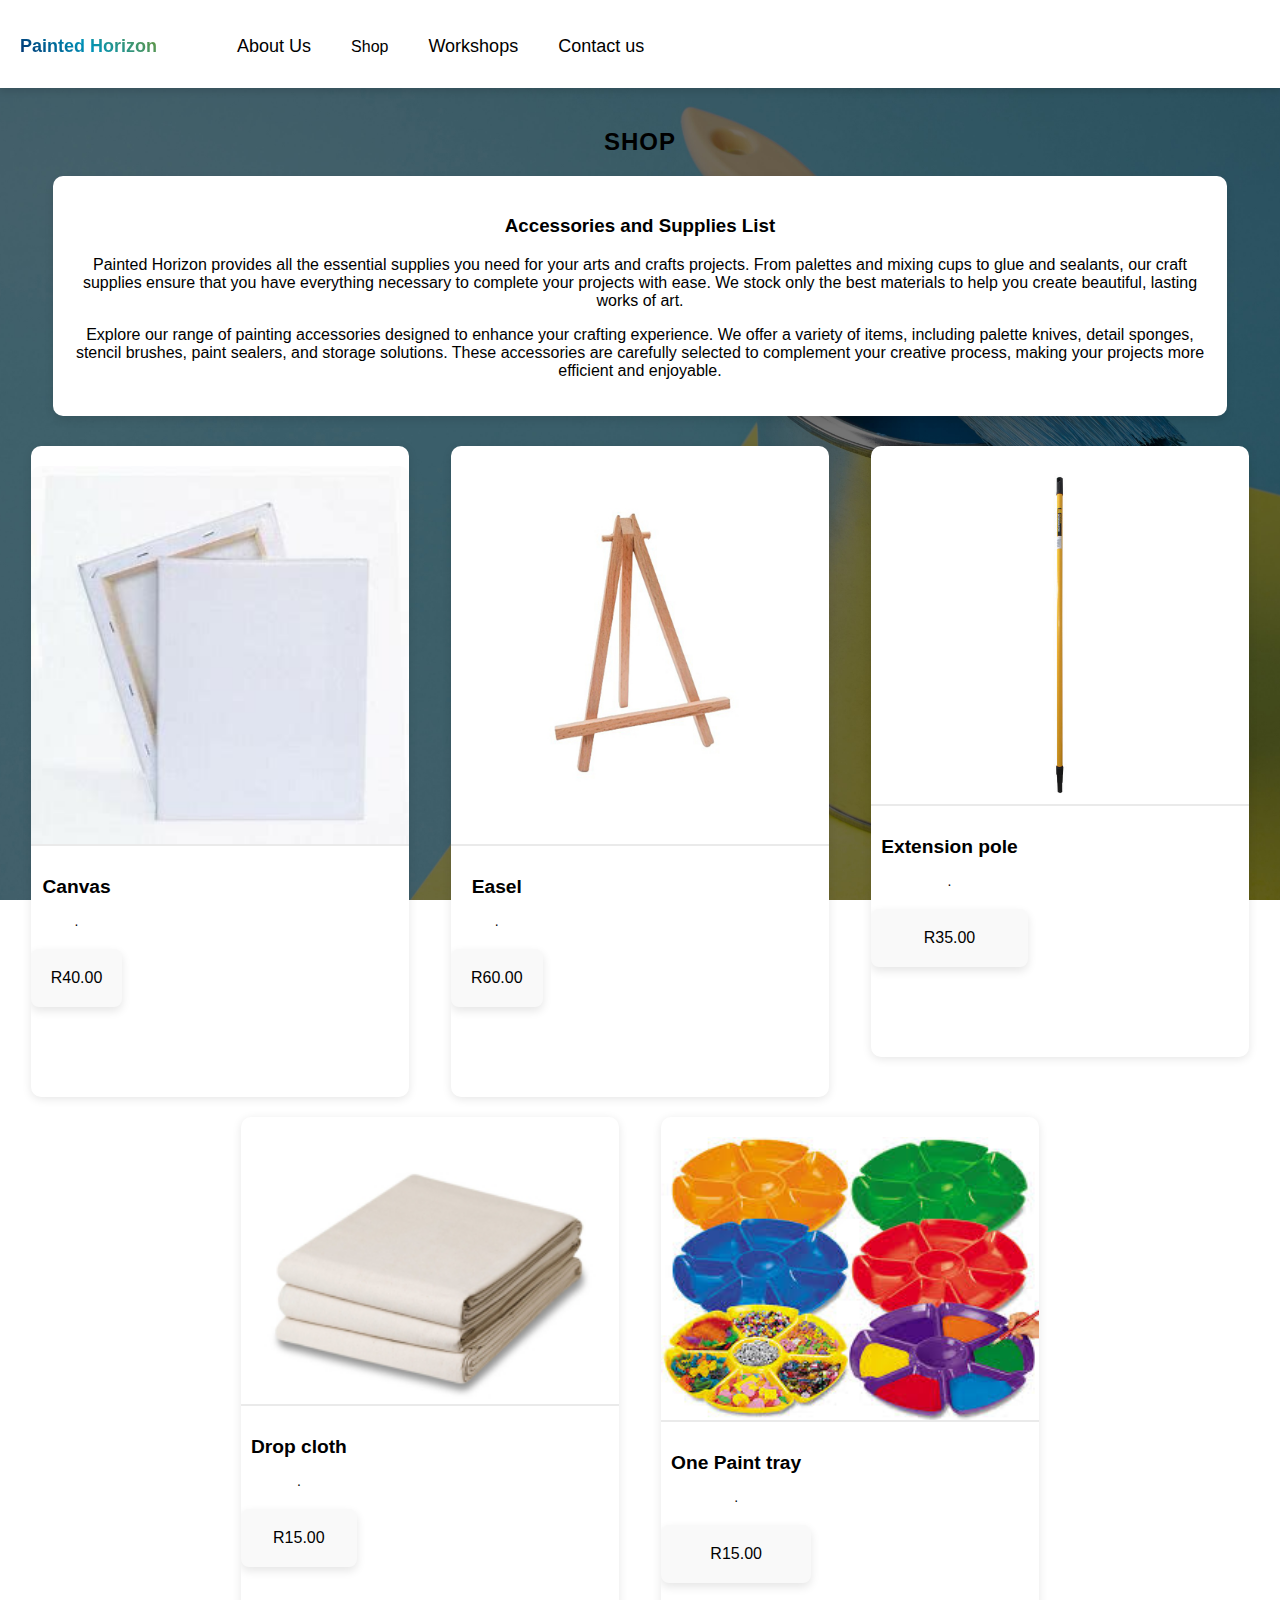
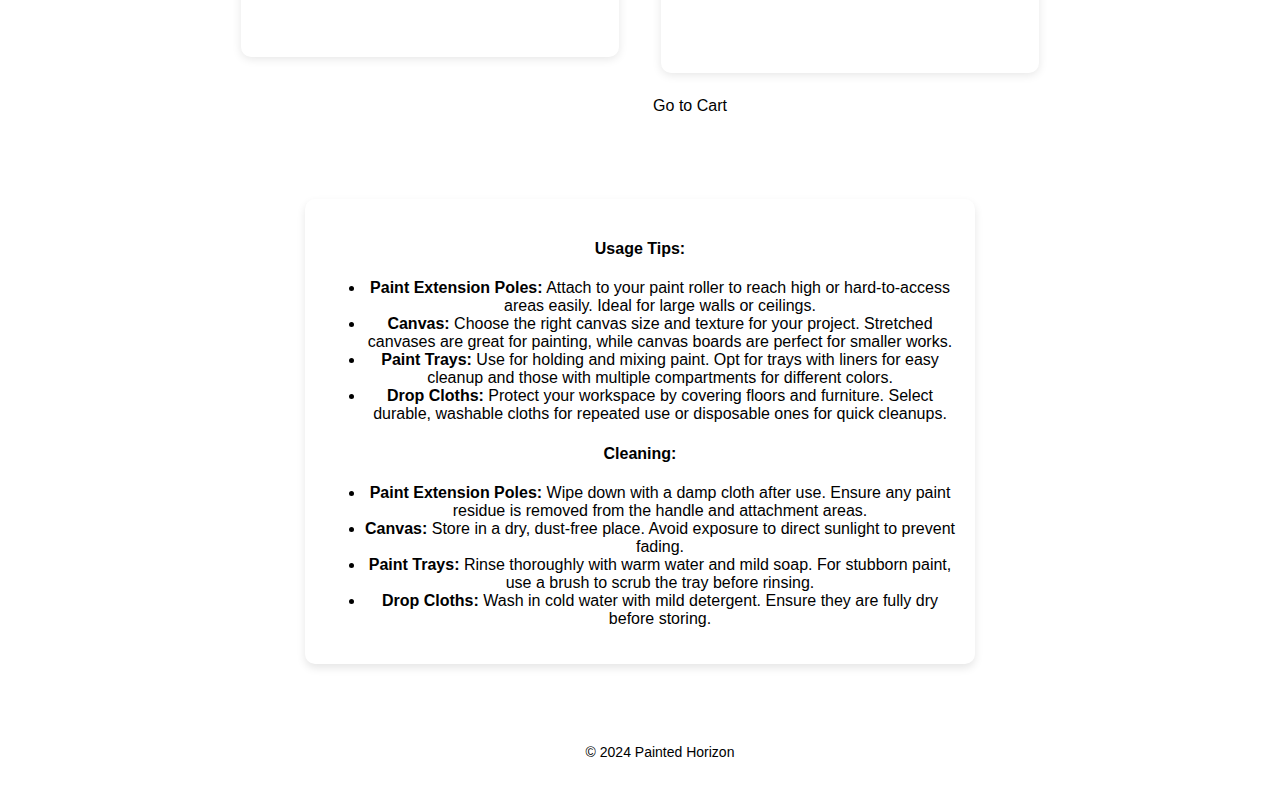
<file: supplies.html>
<!DOCTYPE html>
<html lang="en">
<head>
    <meta charset="UTF-8">
    <meta name="viewport" content="width=device-width, initial-scale=1.0">
    <title>Painted Horizon</title>
    <link rel="stylesheet" href="styles.css">
</head>
<body class="parallax">
    <header>
        <nav class="navbar">
            <h1><a href="index.html" class="logo">Painted Horizon</a></h1> 
            <ul class="menu">
                <a href="about.html">About Us</a>
                <div class="subnav">
                    <button class="subnavbtn">Shop <i class="fa fa-caret-down"></i></button>
                    <div class="subnav-content">
                        <a href="shop.html">All</a>  
                        <a href="paintcolours.html">Paint Colours</a>
                        <a href="brushes.html">Brushes & Rollers</a>
                        <a href="supplies.html">Supplies</a>
                    </div>
                </div>
                <a href="workshops.html">Workshops</a>
                <a href="contact.html" class="contactbtn">Contact us</a>
            </ul>
        </nav>
    </header>

    <main>
        <!-- Shop Page -->
    <section id="shop">
        <h2>Shop</h2>
        <div class="sectiondiscription">

          <h3>Accessories and Supplies List </h3>
          <p>Painted Horizon provides all the essential supplies you need for your arts and crafts projects. From palettes and mixing cups to glue and sealants, our craft supplies ensure that you have everything necessary to complete your projects with ease. We stock only the best materials to help you create beautiful, lasting works of art. </p>
          <p>Explore our range of painting accessories designed to enhance your crafting experience. We offer a variety of items, including palette knives, detail sponges, stencil brushes, paint sealers, and storage solutions. These accessories are carefully selected to complement your creative process, making your projects more efficient and enjoyable. </p>
          
        </div>

        <div class="product-card">
          <div class="gallery">
              <img src="_images/canvas.jpg" alt="Canvas" class="image" style="width:100%">
            <div class="details"> 
              <div class="text-container">
                <h4 class="title">Canvas</h4>
                <div class="quantity">.    </div>
                <div class="price">R40.00</div>
              </div>
              <button class="addbtn" onclick="addToCart('Canvas', 40)">Add to Cart</button>
            </div>
          </div>
       </div>
      <div class="product-card">
          <div class="gallery">
              <img src="_images/easel.jpg" alt="Easel" class="image" style="width:100%">
            <div class="details"> 
              <div class="text-container">
                <h4 class="title">Easel</h4>
                <div class="quantity">.    </div>
                <div class="price">R60.00</div>
              </div>
              <button class="addbtn" onclick="addToCart('Easel', 60)">Add to Cart</button>
            </div>
          </div>
       </div>
      <div class="product-card">
          <div class="gallery">
              <img src="_images/extensionpole.jpeg" alt="Extension poles" class="image" style="width:100%">
            <div class="details"> 
              <div class="text-container">
                <h4 class="title">Extension pole</h4>
                <div class="quantity">.    </div>
                <div class="price">R35.00</div>
              </div>
              <button class="addbtn" onclick="addToCart('Extension pole', 35)">Add to Cart</button>
            </div>
          </div>
       </div>
      <div class="product-card">
          <div class="gallery">
              <img src="_images/dropcloth.jpg" alt="drop cloth" class="image" style="width:100%">
            <div class="details"> 
              <div class="text-container">
                <h4 class="title">Drop cloth</h4>
                <div class="quantity">.    </div>
                <div class="price">R15.00</div>
              </div>
              <button class="addbtn" onclick="addToCart('Drop cloth', 15)">Add to Cart</button>
            </div>
          </div>
       </div>
      <div class="product-card">
          <div class="gallery">
              <img src="_images/painttray.jpeg" alt="paint tray" class="image" style="width:100%">
            <div class="details"> 
              <div class="text-container">
                <h4 class="title">One Paint tray</h4>
                <div class="quantity">.    </div>
                <div class="price">R15.00</div>
              </div>
              <button class="addbtn" onclick="addToCart('One Paint tray', 15)">Add to Cart</button>
            </div>
          </div>
       </div>
        <div class="clearfix"></div>

        <button class="gocartbtn" onclick="goToCart()">Go to Cart</button>
        <script src="script.js"></script>

        <div class="tips">
          <h4>Usage Tips:</h4>
        <ul>
            <li><strong>Paint Extension Poles:</strong> Attach to your paint roller to reach high or hard-to-access areas easily. Ideal for large walls or ceilings.</li>
            <li><strong>Canvas:</strong> Choose the right canvas size and texture for your project. Stretched canvases are great for painting, while canvas boards are perfect for smaller works.</li>
            <li><strong>Paint Trays:</strong> Use for holding and mixing paint. Opt for trays with liners for easy cleanup and those with multiple compartments for different colors.</li>
            <li><strong>Drop Cloths:</strong> Protect your workspace by covering floors and furniture. Select durable, washable cloths for repeated use or disposable ones for quick cleanups.</li>
        </ul>
        <h4>Cleaning:</h4>
        <ul>
            <li><strong>Paint Extension Poles:</strong> Wipe down with a damp cloth after use. Ensure any paint residue is removed from the handle and attachment areas.</li>
            <li><strong>Canvas:</strong> Store in a dry, dust-free place. Avoid exposure to direct sunlight to prevent fading.</li>
            <li><strong>Paint Trays:</strong> Rinse thoroughly with warm water and mild soap. For stubborn paint, use a brush to scrub the tray before rinsing.</li>
            <li><strong>Drop Cloths:</strong> Wash in cold water with mild detergent. Ensure they are fully dry before storing.</li>
        </ul>


        </div>


    </section>
    </main>

    <footer>
        <div class="footer-links">
            <p>&copy; 2024 Painted Horizon</p>
        </div>
    </footer>

    
</body>
</html>
</file>
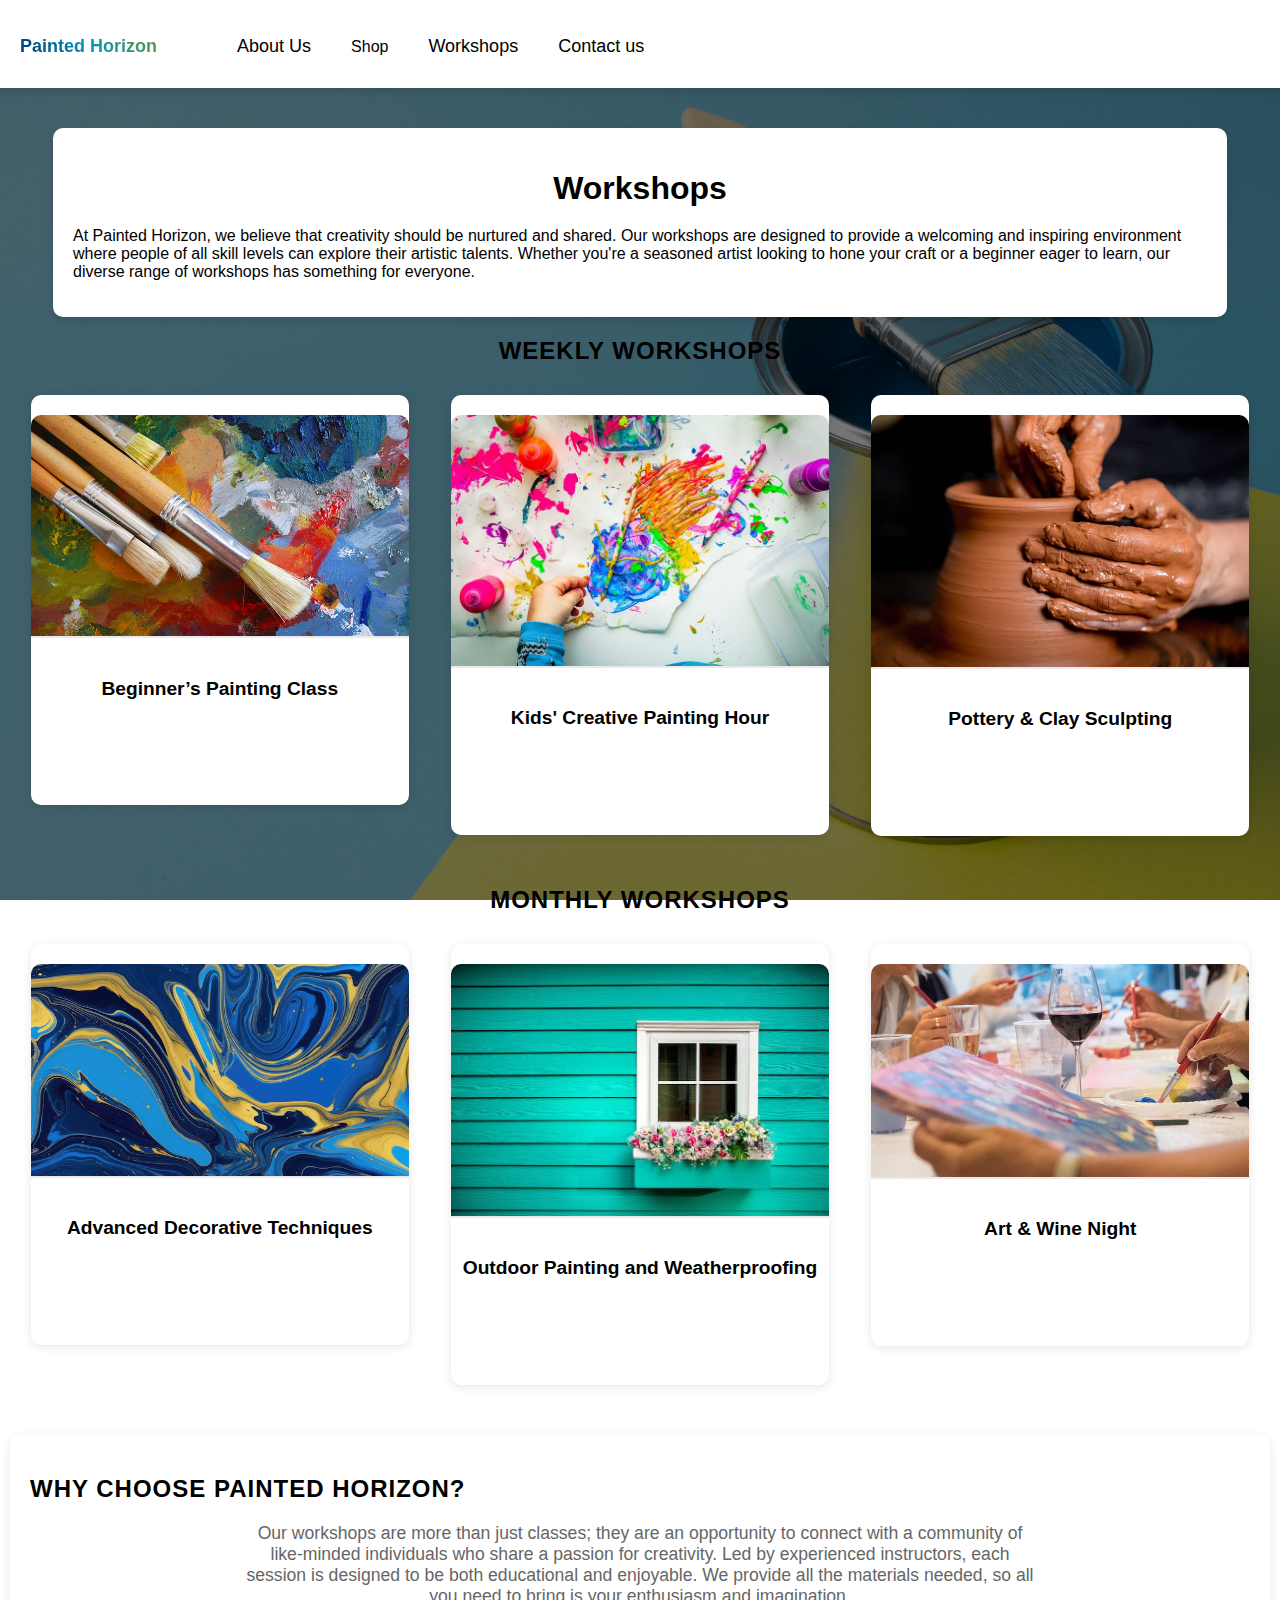
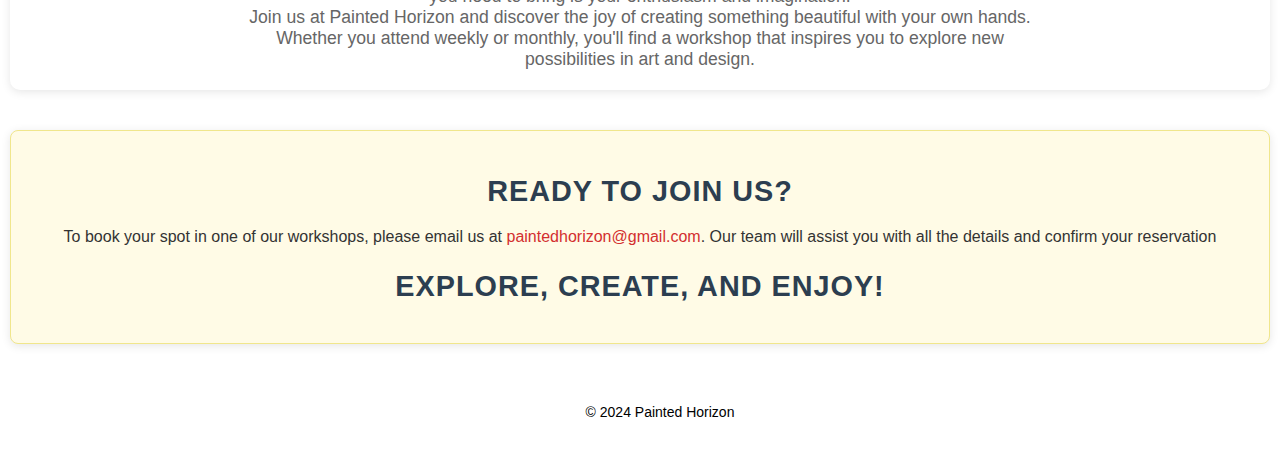
<file: workshops.html>
<!DOCTYPE html>
<html lang="en">
<head>
    <meta charset="UTF-8">
    <meta name="viewport" content="width=device-width, initial-scale=1.0">
    <title>Painted Horizon</title>
    <link rel="stylesheet" href="styles.css">
</head>
<body class="parallax">
    <header>
        <nav class="navbar">
            <h1><a href="index.html" class="logo">Painted Horizon</a></h1>
            <ul class="menu">
                <a href="about.html">About Us</a>
                <div class="subnav">
                    <button class="subnavbtn">Shop <i class="fa fa-caret-down"></i></button>
                    <div class="subnav-content">
                      <a href="shop.html">All</a>  
                      <a href="paintcolours.html">Paint Colours</a>
                      <a href="brushes.html">Brushes & Rollers</a>
                      <a href="supplies.html">Supplies</a>
                    </div>
                </div>
                <a href="workshops.html">Workshops</a>
                <a href="contact.html" class="contactref">Contact us</a>
            </ul>
        </nav>
     </header>

     <main>
        <div class="workshop-intro">
            <h1>Workshops</h1>
            <p>At Painted Horizon, we believe that creativity should be nurtured and shared. Our workshops are designed to provide a welcoming and inspiring environment where people of all skill levels can explore their artistic talents. Whether you're a seasoned artist looking to hone your craft or a beginner eager to learn, our diverse range of workshops has something for everyone.</p>
        </div>
        <!-- weekly workshops -->
        <section id="weekly-workshop">
            <h2>Weekly workshops</h2>
            <!-- Sample Product Card -->
            <div class="product-card">
                <div class="gallery">
                    <a href="workshops/beginnerpaintclass.html">
                        <img src="_images/paintingclasspage.jpg" alt="Beginner’s Painting Class">
                    </a>
                    <h4><a href="workshops/beginnerpaintclass.html">Beginner’s Painting Class</a></h4>
                </div>
            </div>
            <div class="product-card">
                <div class="gallery">
                    <a href="workshops/kidsclass.html">
                        <img src="_images/kidspaintclass.jpg" alt="Kids' Creative Painting Hour">
                    </a>
                    <h4><a href="workshops/kidsclass.html">Kids' Creative Painting Hour</a></h4>
                </div>
            </div>
            <div class="product-card">
                <div class="gallery">
                    <a href="workshops/pottery.html">
                        <img src="_images/potteryclass.webp" alt="Pottery & Clay Sculpting">
                    </a>
                    <h4><a href="workshops/pottery.html">Pottery & Clay Sculpting</a></h4>
                </div>
            </div>
            <div class="clearfix"></div>         
        </section>
        <!-- monthly workshops -->
        <section id="monthly-workshops">
            <h2>Monthly workshops</h2>
            <div class="product-card">
                <div class="gallery">
                    <a href="workshops/decorative.html">
                        <img src="_images/decorativeclass.avif" alt=" Advanced Decorative Techniques">
                    </a>
                    <h4><a href="workshops/decorative.html"> Advanced Decorative Techniques</a></h4>
                </div>
            </div>
            <div class="product-card">
                <div class="gallery">
                    <a href="workshops/outdoor.html">
                        <img src="_images/outsidepaint.jpg" alt="Outdoor Painting and Weatherproofing">
                    </a>
                    <h4><a href="workshops/outdoor.html">Outdoor Painting and Weatherproofing</a></h4>
                </div>
            </div>
            <div class="product-card">
                <div class="gallery">
                    <a href="workshops/artwine.html">
                        <img src="_images/artandwine.png" alt="Art & Wine Night ">
                    </a>
                    <h4><a href="workshops/artwine.html">Art & Wine Night </a></h4>
                </div>
            </div>
            <div class="clearfix"></div> 

        </section>

        <div class="reason">
            <h2>Why Choose Painted Horizon?</h2>
            <p>Our workshops are more than just classes; they are an opportunity to connect with a community of like-minded individuals who share a passion for creativity. Led by experienced instructors, each session is designed to be both educational and enjoyable. We provide all the materials needed, so all you need to bring is your enthusiasm and imagination.</p>
            <p>Join us at Painted Horizon and discover the joy of creating something beautiful with your own hands. Whether you attend weekly or monthly, you'll find a workshop that inspires you to explore new possibilities in art and design.</p>
        </div>

        <div class="bookworkshop">
            <h2>Ready to Join Us? </h2>
            <p>To book your spot in one of our workshops, please email us at <a href="mailto:paintedhorizon@gmail.com">paintedhorizon@gmail.com</a>. Our team will assist you with all the details and confirm your reservation</p>
            <h2>Explore, Create, and Enjoy! </h2>
        </div>
    </main>


    <footer>
        <div class="footer-links">
            <p>&copy; 2024 Painted Horizon</p>
        </div>
    </footer>

</body>
</html>
</file>
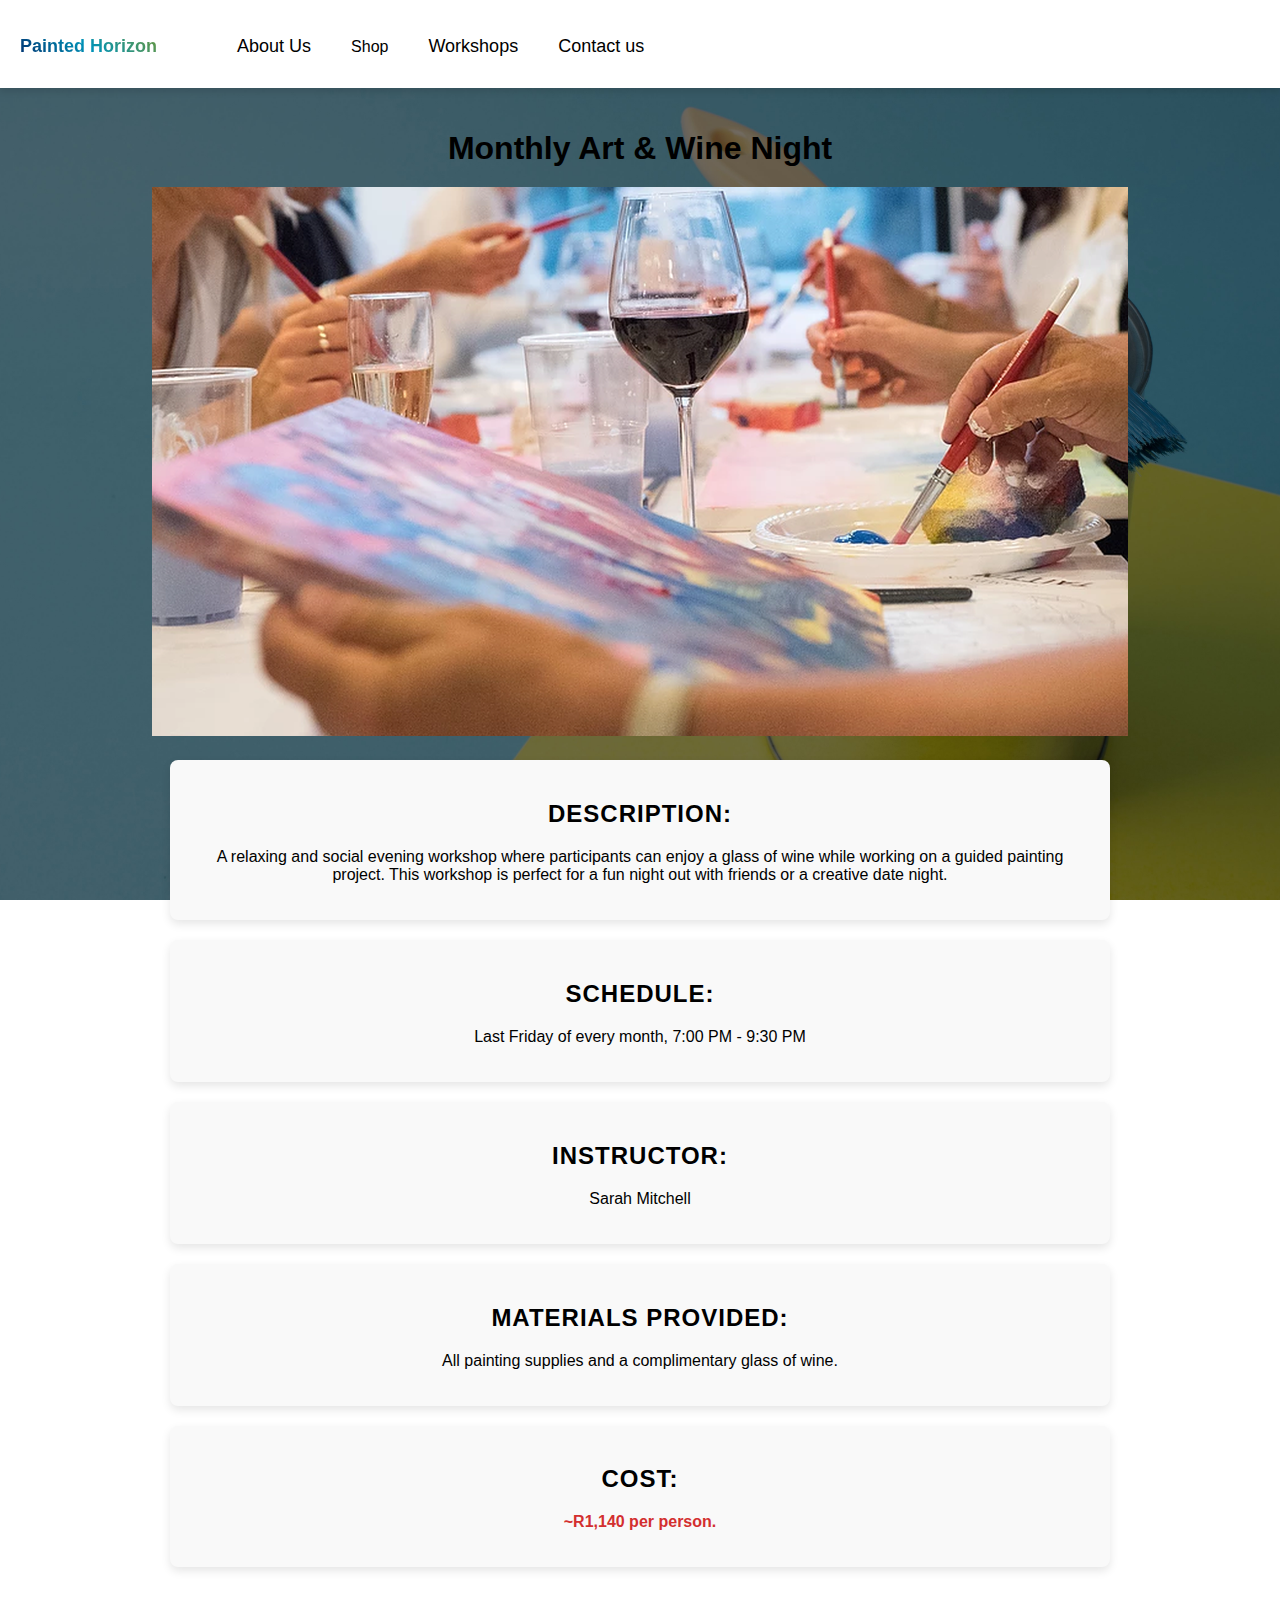
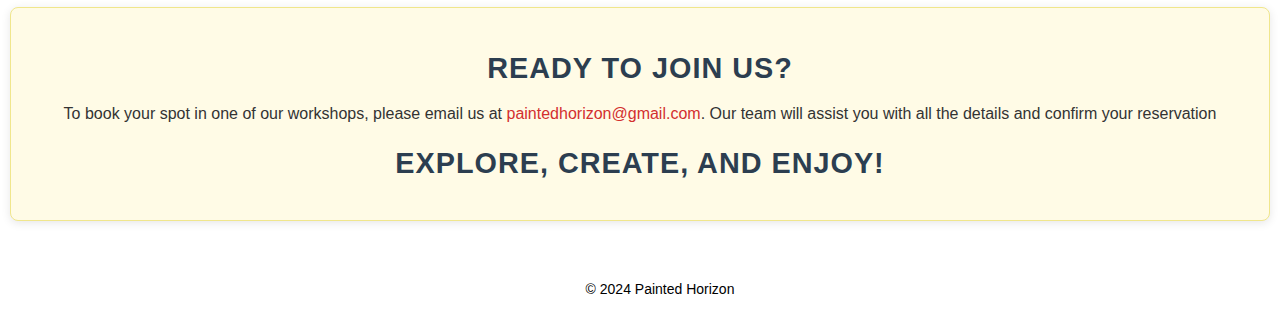
<file: workshops/artwine.html>
<!DOCTYPE html>
<html lang="en">
    <head>
        <meta charset="UTF-8">
        <meta name="viewport" content="width=device-width, initial-scale=1.0">
        <title>Art and Wine class - Painted Horizon | Inspiring Creativity and Quality Paint Supplies</title>
        <meta name="description" content="Unleash your creativity with our Art and Wine classes at Painted Horizon. Enjoy a relaxing evening of painting while sipping on your favorite wine. Whether you're a beginner or experienced artist, our fun, guided sessions provide a unique and enjoyable way to create your masterpiece. Perfect for friends, couples, and anyone looking for a creative night out. Sign up now and discover the perfect blend of art and wine!">
        <meta name="keywords" content="Art and Wine classes, wine and painting, creative workshops, painting and wine, art classes with wine, painting for beginners, art events, paint and sip, art and wine night, art therapy, Painted Horizon art workshops">        
        <link rel="stylesheet" href="../styles.css">
      </head>
<body class="parallax">
    <header>
        <nav class="navbar">
            <h1><a href="../index.html" class="logo">Painted Horizon</a></h1> 
            <ul class="menu">
                <a href="../about.html">About Us</a>
                <div class="subnav">
                    <button class="subnavbtn">Shop <i class="fa fa-caret-down"></i></button>
                    <div class="subnav-content">
                        <a href="../shop.html">All</a>  
                        <a href="../shopitems/paintcolours.html">Paint Colours</a>
                        <a href="../shopitems/brushes.html">Brushes & Rollers</a>
                        <a href="../shopitems/supplies.html">Supplies</a>
                    </div>
                </div>
                <a href="../workshops.html">Workshops</a>
                <a href="../contact.html" class="contactbtn">Contact us</a>
            </ul>
        </nav>
     </header>

    <main>
        <section>
            <h1>Monthly Art & Wine Night </h1>
            <img src="../_images/artandwine.png" alt="Art and Wine">
            <div class="description">
                <h2>Description:</h2>
                <p>A relaxing and social evening workshop where participants can enjoy a glass of wine while working on a guided painting project. This workshop is perfect for a fun night out with friends or a creative date night.</p>
            </div>
            <div class="schedule">
                <h2>Schedule:</h2>
                <p>Last Friday of every month, 7:00 PM - 9:30 PM</p>
            </div>
            <div class="instructor">
                <h2>Instructor:</h2>
                <p>Sarah Mitchell</p>
            </div>
            <div class="materials">
                <h2>Materials Provided:</h2>
                <p>All painting supplies and a complimentary glass of wine.</p>
            </div>
            <div class="price">
                <h2>Cost:</h2>
                <p>~R1,140 per person.</p>
            </div>
        </section>
        <div class="bookworkshop">
            <h2>Ready to Join Us? </h2>
            <p>To book your spot in one of our workshops, please email us at <a href="mailto:paintedhorizon@gmail.com">paintedhorizon@gmail.com</a>. Our team will assist you with all the details and confirm your reservation</p>
            <h2>Explore, Create, and Enjoy! </h2>
        </div>

    </main>

    <footer>
        <div class="footer-links">
            <p>&copy; 2024 Painted Horizon</p>
        </div>
    </footer>

</body>
</html>
</file>
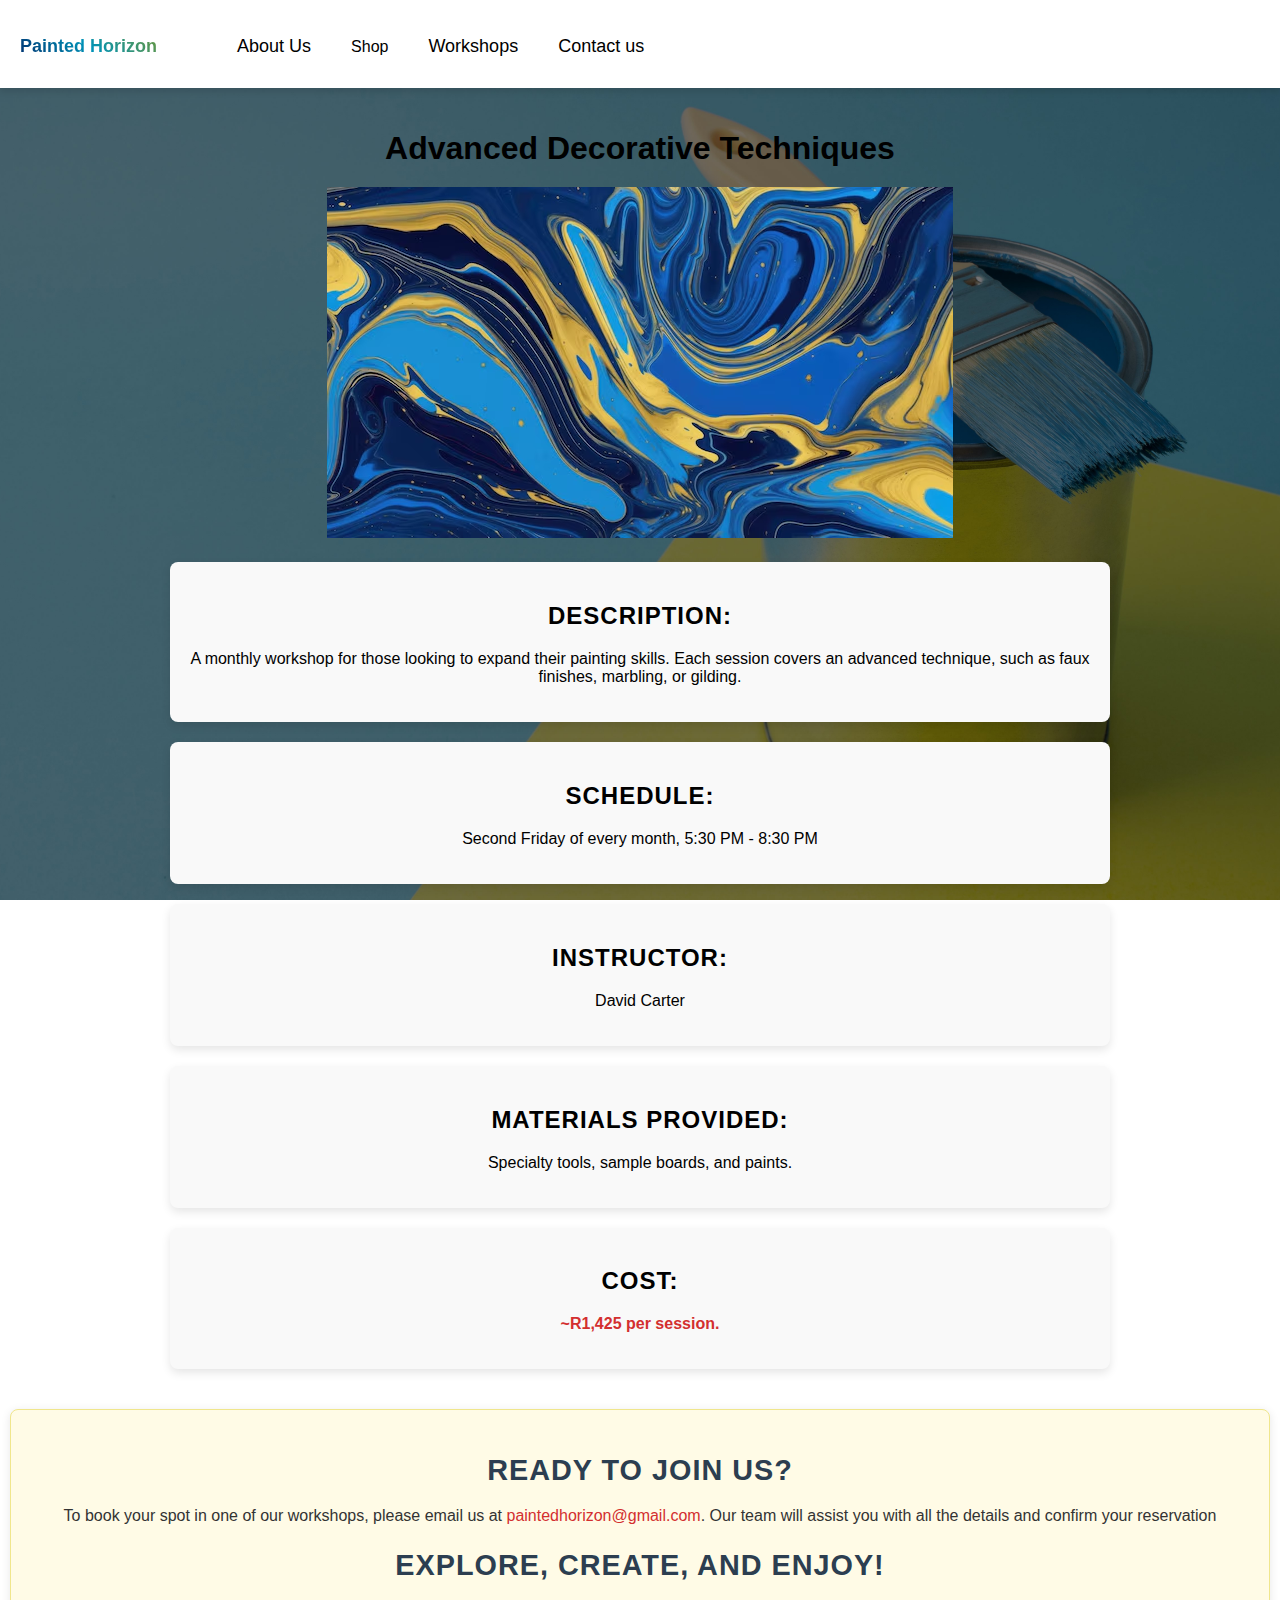
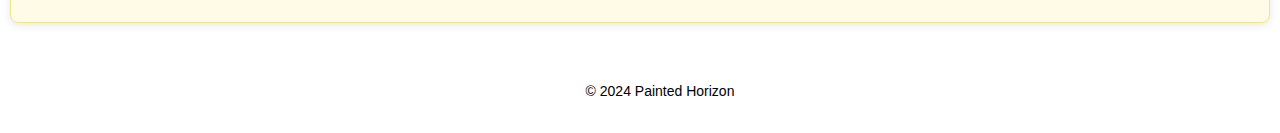
<file: workshops/decorative.html>
<!DOCTYPE html>
<html lang="en">
    <head>
        <meta charset="UTF-8">
        <meta name="viewport" content="width=device-width, initial-scale=1.0">
        <title>Decorative class - Painted Horizon | Inspiring Creativity and Quality Paint Supplies</title>
        <meta name="description" content="Take your painting skills to the next level with our Monthly Advanced Painting Workshops at Painted Horizon. Each session focuses on mastering a unique advanced technique, such as faux finishes, marbling, or gilding. Perfect for artists looking to expand their repertoire and explore new creative possibilities. Join us for hands-on learning and expert guidance to enhance your artistic abilities and create stunning, professional-quality artwork.">
        <meta name="keywords" content="advanced painting workshops, painting techniques, faux finishes, marbling techniques, gilding painting, painting for advanced artists, advanced art workshops, painting skill development, creative painting workshops, professional painting classes, painting mastery">        
        <link rel="stylesheet" href="../styles.css">
      </head>
<body class="parallax">
    <header>
        <nav class="navbar">
            <h1><a href="../index.html" class="logo">Painted Horizon</a></h1> 
            <ul class="menu">
                <a href="../about.html">About Us</a>
                <div class="subnav">
                    <button class="subnavbtn">Shop <i class="fa fa-caret-down"></i></button>
                    <div class="subnav-content">
                        <a href="../shop.html">All</a>  
                        <a href="../shopitems/paintcolours.html">Paint Colours</a>
                        <a href="../shopitems/brushes.html">Brushes & Rollers</a>
                        <a href="../shopitems/supplies.html">Supplies</a>
                    </div>
                </div>
                <a href="../workshops.html">Workshops</a>
                <a href="../contact.html" class="contactbtn">Contact us</a>
            </ul>
        </nav>
     </header>

    <main>
        <section>
            <h1>Advanced Decorative Techniques </h1>
            <img src="../_images/decorativeclass.avif" alt="Advanced decorative techniques">
            <div class="description">
                <h2>Description:</h2>
                <p>A monthly workshop for those looking to expand their painting skills. Each session covers an advanced technique, such as faux finishes, marbling, or gilding.</p>
            </div>
            <div class="schedule">
                <h2>Schedule:</h2>
                <p>Second Friday of every month, 5:30 PM - 8:30 PM</p>
            </div>
            <div class="instructor">
                <h2>Instructor:</h2>
                <p>David Carter</p>
            </div>
            <div class="materials">
                <h2>Materials Provided:</h2>
                <p>Specialty tools, sample boards, and paints.</p>
            </div>
            <div class="price">
                <h2>Cost:</h2>
                <p>~R1,425 per session.</p>
            </div>
        </section>
        <div class="bookworkshop">
            <h2>Ready to Join Us? </h2>
            <p>To book your spot in one of our workshops, please email us at <a href="mailto:paintedhorizon@gmail.com">paintedhorizon@gmail.com</a>. Our team will assist you with all the details and confirm your reservation</p>
            <h2>Explore, Create, and Enjoy! </h2>
        </div>

    </main>

    <footer>
        <div class="footer-links">
            <p>&copy; 2024 Painted Horizon</p>
        </div>
    </footer>

</body>
</html>
</file>
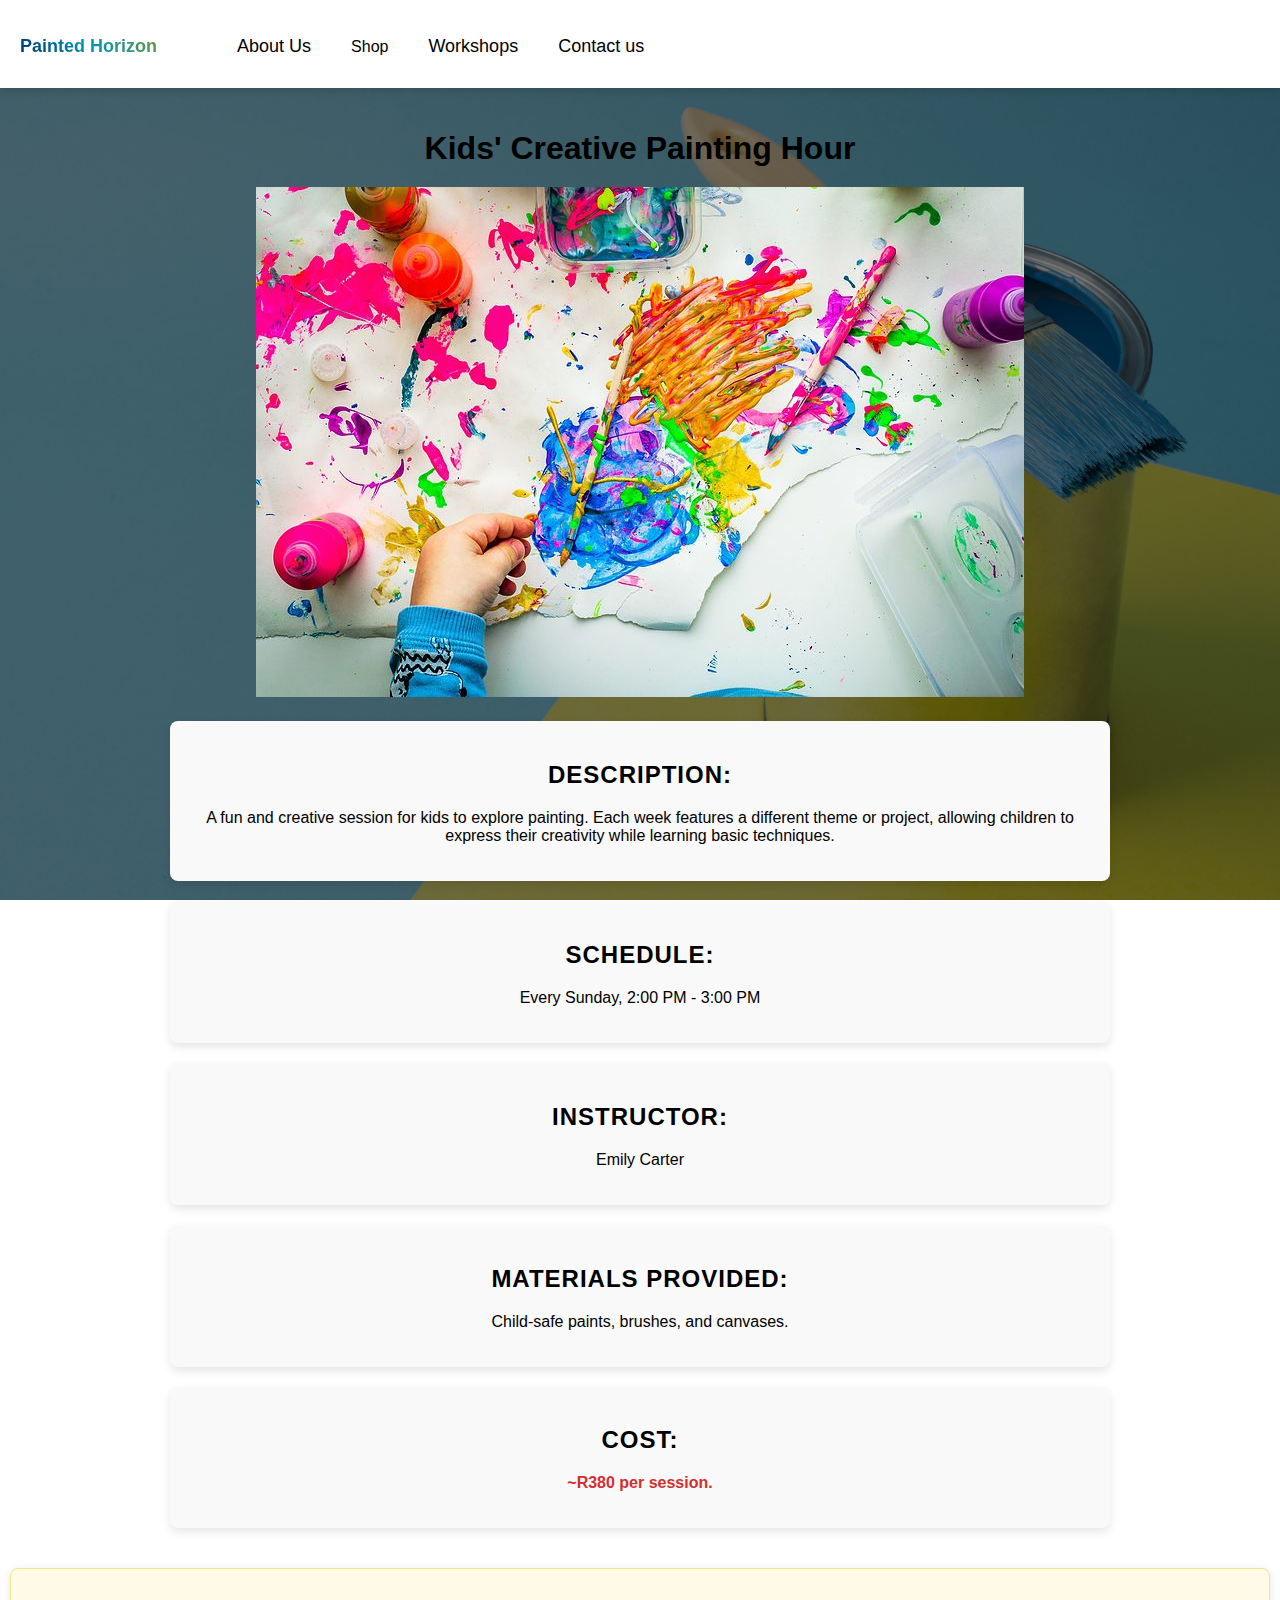
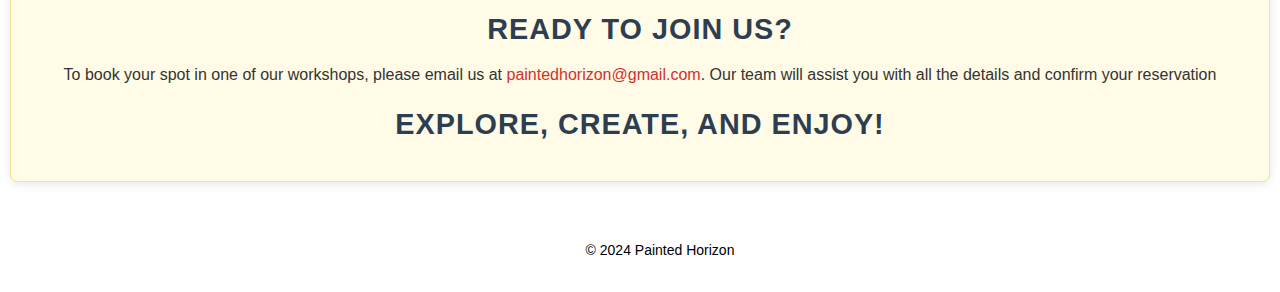
<file: workshops/kidsclass.html>
<!DOCTYPE html>
<html lang="en">
    <head>
        <meta charset="UTF-8">
        <meta name="viewport" content="width=device-width, initial-scale=1.0">
        <title>Kids painting class - Painted Horizon | Inspiring Creativity and Quality Paint Supplies</title>
        <meta name="description" content="Unleash your child's creativity with our Kids Painting Class Workshops at Painted Horizon. Designed for young artists, these fun and interactive workshops teach children basic painting techniques while encouraging their imagination and self-expression. Each session focuses on a different project, using safe and vibrant paints, helping kids build their confidence and love for art. Perfect for children of all ages, these workshops are a great way to introduce them to the world of painting in a supportive, hands-on environment.">
        <meta name="keywords" content="kids painting classes, children's painting workshops, painting for kids, kids art classes, creative workshops for children, kids art projects, beginner painting for kids, fun art activities for kids, children's art workshops, painting classes for children">        
        <link rel="stylesheet" href="../styles.css">
      </head>
<body class="parallax">
    <header>
        <nav class="navbar">
            <h1><a href="../index.html" class="logo">Painted Horizon</a></h1> 
            <ul class="menu">
                <a href="../about.html">About Us</a>
                <div class="subnav">
                    <button class="subnavbtn">Shop <i class="fa fa-caret-down"></i></button>
                    <div class="subnav-content">
                        <a href="../shop.html">All</a>  
                        <a href="../shopitems/paintcolours.html">Paint Colours</a>
                        <a href="../shopitems/brushes.html">Brushes & Rollers</a>
                        <a href="../shopitems/supplies.html">Supplies</a>
                    </div>
                </div>
                <a href="../workshops.html">Workshops</a>
                <a href="../contact.html" class="contactbtn">Contact us</a>
            </ul>
        </nav>
     </header>

    <main>
        <section>
            <h1>Kids' Creative Painting Hour </h1>
            <img src="../_images/kidspaintclass.jpg" alt="Kids class">
            <div class="description">
                <h2>Description:</h2>
                <p>A fun and creative session for kids to explore painting. Each week features a different theme or project, allowing children to express their creativity while learning basic techniques.</p>
            </div>
            <div class="schedule">
                <h2>Schedule:</h2>
                <p>Every Sunday, 2:00 PM - 3:00 PM</p>
            </div>
            <div class="instructor">
                <h2>Instructor:</h2>
                <p>Emily Carter</p>
            </div>
            <div class="materials">
                <h2>Materials Provided:</h2>
                <p>Child-safe paints, brushes, and canvases.</p>
            </div>
            <div class="price">
                <h2>Cost:</h2>
                <p>~R380 per session.</p>
            </div>
        </section>
        <div class="bookworkshop">
            <h2>Ready to Join Us? </h2>
            <p>To book your spot in one of our workshops, please email us at <a href="mailto:paintedhorizon@gmail.com">paintedhorizon@gmail.com</a>. Our team will assist you with all the details and confirm your reservation</p>
            <h2>Explore, Create, and Enjoy! </h2>
        </div>

    </main>

    <footer>
        <div class="footer-links">
            <p>&copy; 2024 Painted Horizon</p>
        </div>
    </footer>

</body>
</html>
</file>
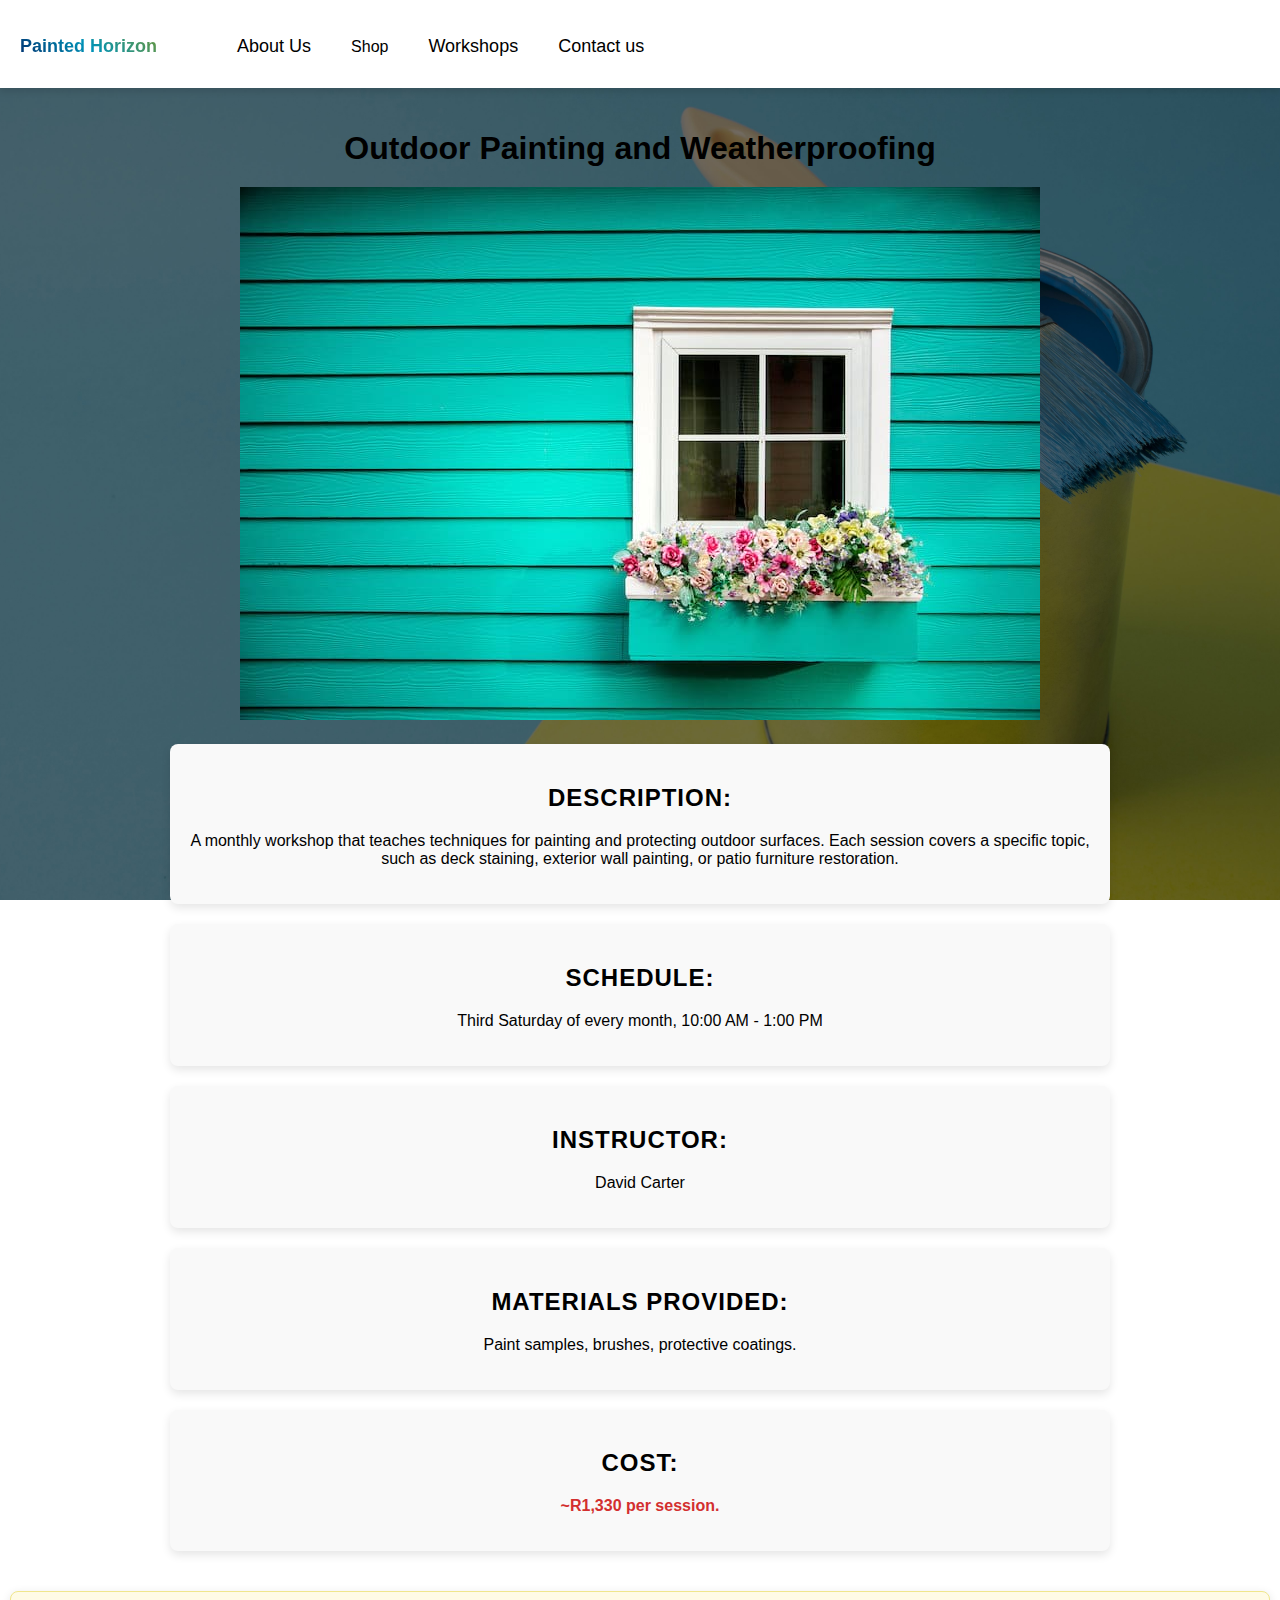
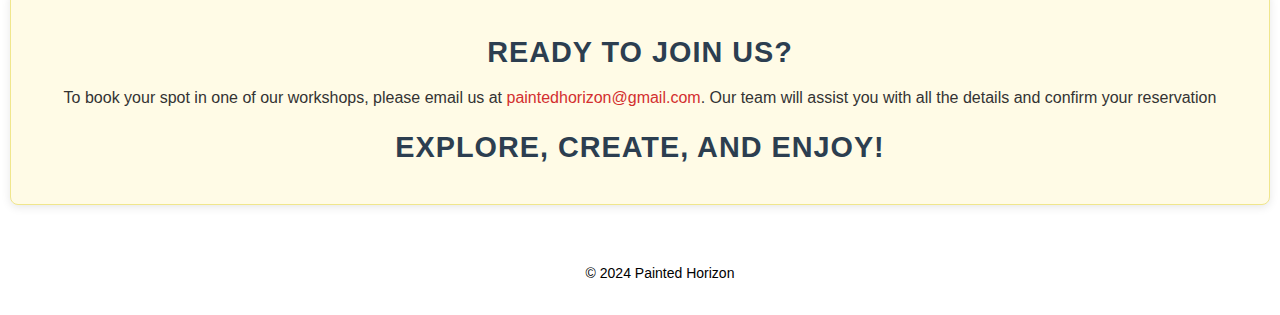
<file: workshops/outdoor.html>
<!DOCTYPE html>
<html lang="en">
<head>
        <meta charset="UTF-8">
        <meta name="viewport" content="width=device-width, initial-scale=1.0">
        <title>Outdoor Painting and Weatherproofing class - Painted Horizon | Inspiring Creativity and Quality Paint Supplies</title>
        <meta name="description" content="Join our Outdoor Painting and Weatherproofing class at Painted Horizon, where you'll learn how to create beautiful, durable art for the outdoors. This hands-on workshop covers techniques for painting on outdoor surfaces and provides essential tips on weatherproofing your artwork to ensure it withstands the elements. Whether you're working on garden sculptures, outdoor furniture, or murals, this class equips you with the skills to protect your creations while enhancing their aesthetic appeal.">
        <meta name="keywords" content="outdoor painting class, weatherproofing art, painting for outdoors, weatherproof painting techniques, outdoor art workshop, durable outdoor painting, outdoor painting techniques, painting garden sculptures, painting outdoor furniture, protecting outdoor artwork, weather-resistant painting">        
        <link rel="stylesheet" href="../styles.css">
</head>
<body class="parallax">
    <header>
        <nav class="navbar">
            <h1><a href="../index.html" class="logo">Painted Horizon</a></h1> 
            <ul class="menu">
                <a href="../about.html">About Us</a>
                <div class="subnav">
                    <button class="subnavbtn">Shop <i class="fa fa-caret-down"></i></button>
                    <div class="subnav-content">
                        <a href="../shop.html">All</a>  
                        <a href="../shopitems/paintcolours.html">Paint Colours</a>
                        <a href="../shopitems/brushes.html">Brushes & Rollers</a>
                        <a href="../shopitems/supplies.html">Supplies</a>
                    </div>
                </div>
                <a href="../workshops.html">Workshops</a>
                <a href="../contact.html" class="contactbtn">Contact us</a>
            </ul>
        </nav>
     </header>

    <main>
        <section>
            <h1>Outdoor Painting and Weatherproofing</h1>
            <img src="../_images/outsidepaint.jpg" alt="exterior paint">
            <div class="description">
                <h2>Description:</h2>
                <p>A monthly workshop that teaches techniques for painting and protecting outdoor surfaces. Each session covers a specific topic, such as deck staining, exterior wall painting, or patio furniture restoration.</p>
            </div>
            <div class="schedule">
                <h2>Schedule:</h2>
                <p>Third Saturday of every month, 10:00 AM - 1:00 PM </p>
            </div>
            <div class="instructor">
                <h2>Instructor:</h2>
                <p>David Carter</p>
            </div>
            <div class="materials">
                <h2>Materials Provided:</h2>
                <p>Paint samples, brushes, protective coatings.</p>
            </div>
            <div class="price">
                <h2>Cost:</h2>
                <p>~R1,330 per session.</p>
            </div>
        </section>
        <div class="bookworkshop">
            <h2>Ready to Join Us? </h2>
            <p>To book your spot in one of our workshops, please email us at <a href="mailto:paintedhorizon@gmail.com">paintedhorizon@gmail.com</a>. Our team will assist you with all the details and confirm your reservation</p>
            <h2>Explore, Create, and Enjoy! </h2>
        </div>

    </main>

    <footer>
        <div class="footer-links">
            <p>&copy; 2024 Painted Horizon</p>
        </div>
    </footer>

</body>
</html>
</file>
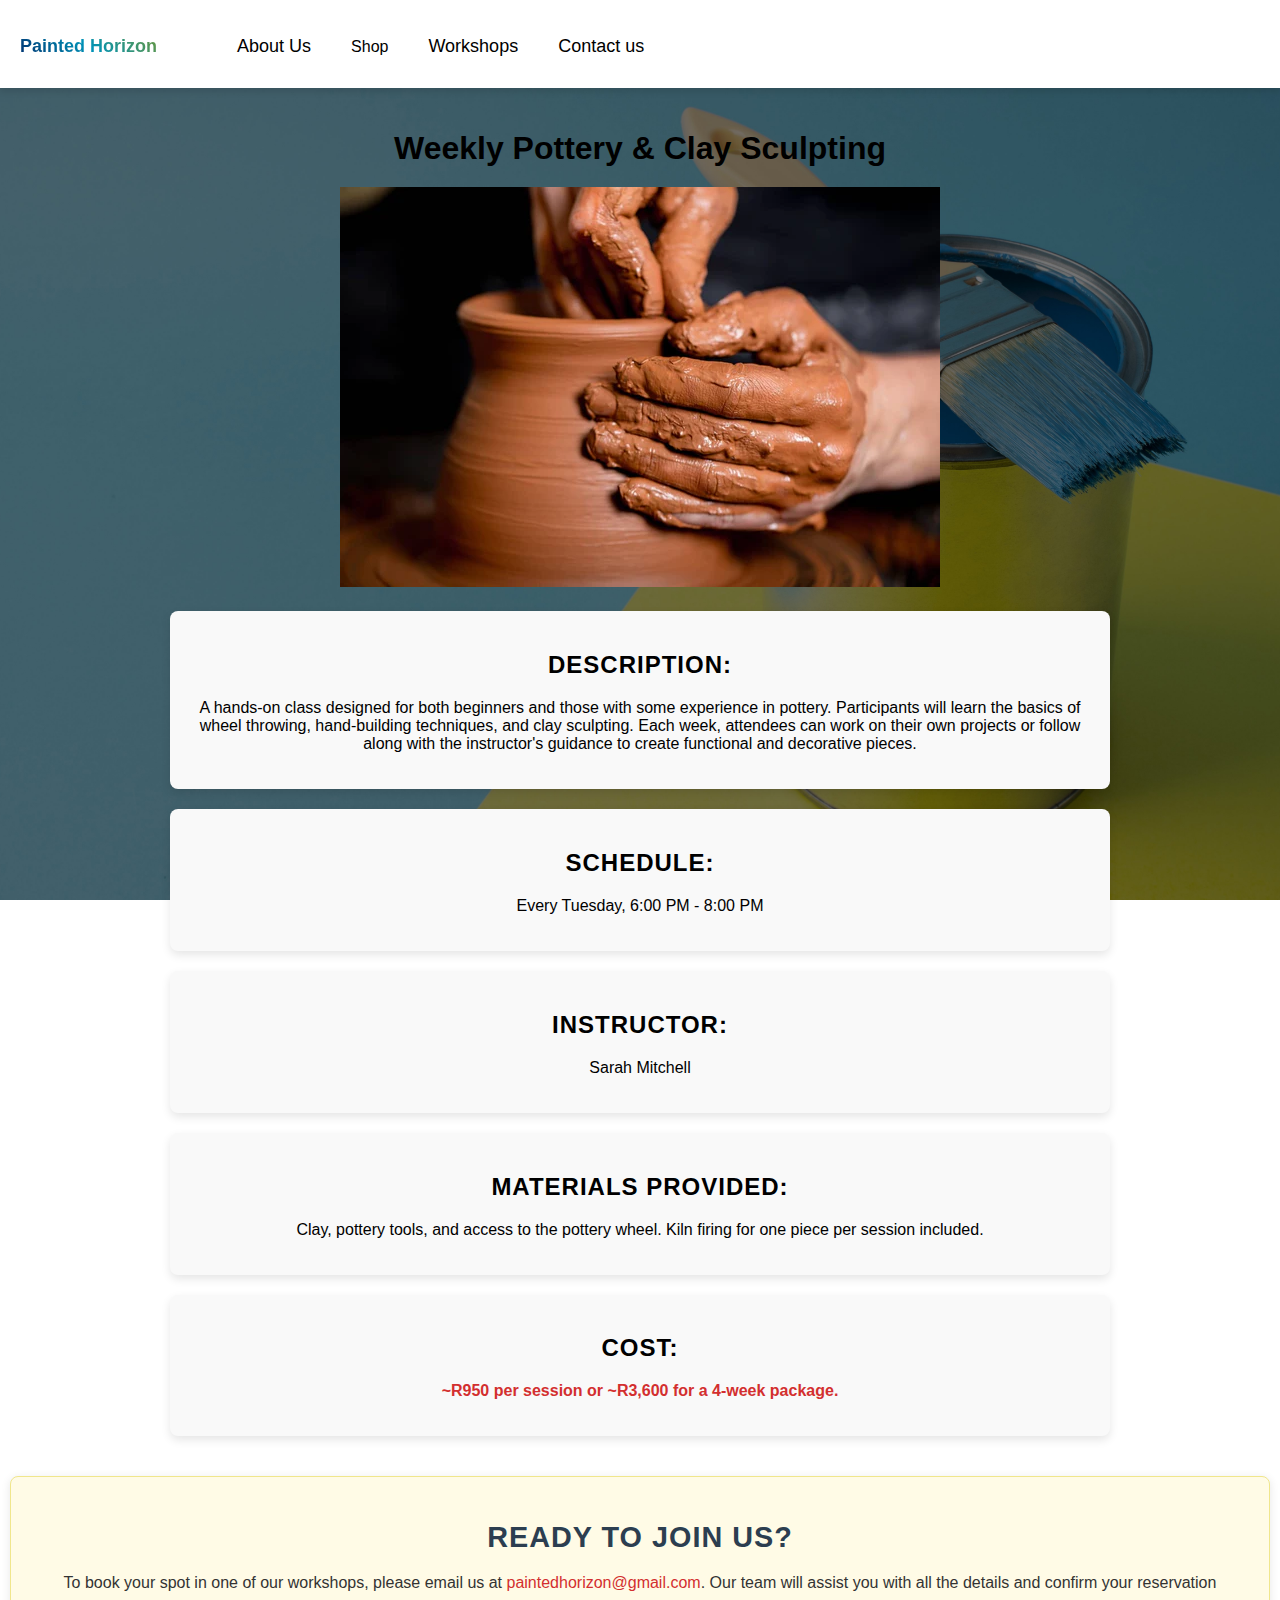
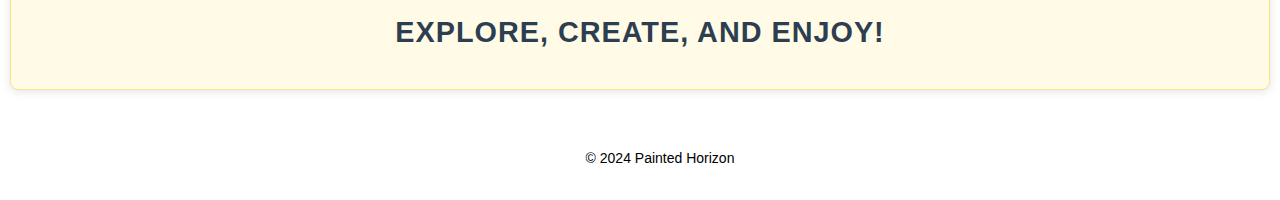
<file: workshops/pottery.html>
<!DOCTYPE html>
<html lang="en">
<head>
        <meta charset="UTF-8">
        <meta name="viewport" content="width=device-width, initial-scale=1.0">
        <title>Pottery & Clay Sculpting class - Painted Horizon | Inspiring Creativity and Quality Paint Supplies</title>
        <meta name="description" content="Discover the art of pottery and clay sculpting at Painted Horizon's hands-on workshop. Whether you're a beginner or looking to refine your skills, this class teaches essential techniques for shaping, molding, and sculpting clay into beautiful and functional pieces. Learn the basics of wheel-throwing, hand-building, and glazing, while exploring creative clay sculpting methods. Ideal for anyone wanting to dive into the world of ceramics and create unique, handcrafted pottery and sculptures.">
        <meta name="keywords" content="pottery class, clay sculpting workshop, ceramic art, wheel throwing, hand-building pottery, clay sculpting techniques, pottery for beginners, pottery glazing, sculpting with clay, ceramic sculpture workshop, handmade pottery, clay art classes">        
        <link rel="stylesheet" href="../styles.css">
</head>
<body class="parallax">
    <header>
        <nav class="navbar">
            <h1><a href="../index.html" class="logo">Painted Horizon</a></h1> 
            <ul class="menu">
                <a href="../about.html">About Us</a>
                <div class="subnav">
                    <button class="subnavbtn">Shop <i class="fa fa-caret-down"></i></button>
                    <div class="subnav-content">
                        <a href="../shop.html">All</a>  
                        <a href="../shopitems/paintcolours.html">Paint Colours</a>
                        <a href="../shopitems/brushes.html">Brushes & Rollers</a>
                        <a href="../shopitems/supplies.html">Supplies</a>
                    </div>
                </div>
                <a href="../workshops.html">Workshops</a>
                <a href="../contact.html" class="contactbtn">Contact us</a>
            </ul>
        </nav>
     </header>

    <main>
        <section>
            <h1>Weekly Pottery & Clay Sculpting </h1>
            <img src="../_images/potteryclass.webp" alt="pottery class">
            <div class="description">
                <h2>Description:</h2>
                <p>A hands-on class designed for both beginners and those with some experience in pottery. Participants will learn the basics of wheel throwing, hand-building techniques, and clay sculpting. Each week, attendees can work on their own projects or follow along with the instructor's guidance to create functional and decorative pieces.</p>
            </div>
            <div class="schedule">
                <h2>Schedule:</h2>
                <p>Every Tuesday, 6:00 PM - 8:00 PM</p>
            </div>
            <div class="instructor">
                <h2>Instructor:</h2>
                <p>Sarah Mitchell</p>
            </div>
            <div class="materials">
                <h2>Materials Provided:</h2>
                <p>Clay, pottery tools, and access to the pottery wheel. Kiln firing for one piece per session included.</p>
            </div>
            <div class="price">
                <h2>Cost:</h2>
                <p>~R950 per session or ~R3,600 for a 4-week package.</p>
            </div>
        </section>
        <div class="bookworkshop">
            <h2>Ready to Join Us? </h2>
            <p>To book your spot in one of our workshops, please email us at <a href="mailto:paintedhorizon@gmail.com">paintedhorizon@gmail.com</a>. Our team will assist you with all the details and confirm your reservation</p>
            <h2>Explore, Create, and Enjoy! </h2>
        </div>

    </main>

    <footer>
        <div class="footer-links">
            <p>&copy; 2024 Painted Horizon</p>
        </div>
    </footer>

</body>
</html>
</file>
<file: styles.css>
* {
  margin: 5;
  padding: 5;
  box-sizing: content-box;
}
body, html {
  margin: 0;
  padding: 0;
  font-family: 'Roboto', sans-serif;
}
main {
  max-width: 1400px;
  margin: 10px auto;
  padding: 10px;
}
.parallax {
  background-image: url("_images/yellowbluepaint.jpg");
  height: 100%;
  background-attachment: fixed;
  background-position: center;
  background-repeat: no-repeat;
  background-size: cover;
}
.navbar {
  overflow: hidden;
  background-color: #ffffff;
  box-shadow: 0px 4px 6px rgba(0, 0, 0, 0.1);
}
header {
  background-color: #fff;
  color: #fff;
  padding: 0px;
  text-align: center;
}
.menu{
  display: flex;
  align-items: center;
  list-style: none;
  gap: 0px;
}
.logo{
  font-size: 1rem;
  background: linear-gradient(45deg, #010550, #0093b8,#959808);
  background-clip: text;
  -webkit-text-fill-color: transparent;
}
.navbar a {
  float: left;
  font-size: 18px;
  color: rgb(0, 0, 0);
  text-align: center;
  padding: 15px 20px;
  text-decoration: none;
  font-family: 'Roboto', sans-serif;
}
.navbar a:hover {
  background-color: #f1f1f1;
  color: black;
}
.subnav {
  float: left;
  overflow: hidden;
}
.subnav .subnavbtn {
  font-size: 16px;
  border: none;
  outline: none;
  color: rgb(0, 0, 0);
  padding: 15px 20px;
  background-color: inherit;
  font-family: inherit;
  margin: 0;
}
.navbar a:hover, .subnav:hover .subnavbtn {
  background-color: rgb(29, 108, 245);
  color: #eee;
}
.subnav-content {
  display: none;
  position: absolute;
  left: 0;
  width: auto;
  min-width: 200px;
  background-color: #f1f1f1; /* Light background for the dropdown */
  z-index: 1;
  transition: opacity 0.3s ease;
}
.subnav-content a {
  padding: 10px 15px;
  color: #000;
  text-decoration: none;
}
.subnav-content a:hover {
  background-color: rgb(29, 108, 245); /* Slightly darker hover state for dropdown items */
  color: #ffffff;
}
.subnav:hover .subnav-content {
  display: block;
  opacity: 1;
}


@media only screen and (max-width: 768px) {
  .menu {
    flex-direction: column;
    align-items: flex-start;
  }

  .navbar a {
    padding: 15px;
    font-size: 14px;
  }

  .subnav-content {
    position: absolute;
    width: 100%;
  }
}

.navbar a:focus, .subnav .subnavbtn:focus {
  outline: 3px solid #0093b8; /* Focused state for better accessibility */
}




/* Headers */
h1 {
  text-align: center;
  color: black;
  margin-bottom: 20px;
  font-size: 2em;
}

h2 {
  color: black;
  text-transform: uppercase;
  letter-spacing: 1px;
  margin-bottom: 20px;
}

h4 a {
  color: black;
  text-decoration: none;
}

h4 a:hover {
  color: black;
  text-decoration: underline;
}






/* section styling */
section {
  text-align: center;
}
section h1 {
  font-size: 2rem;
  color: black;
  margin-bottom: 20px;
}






/* Product card styling */
.product-card {
  display: inline-block;
  width: 30%;
  margin: 10px 1.5%;
  vertical-align: top;
  box-shadow: 0 2px 10px rgba(0, 0, 0, 0.1);
  background-color: #fff;
  border-radius: 10px;
  overflow: hidden;
  transition: transform 0.3s ease;
}
.product-card h4 {
  text-align: center;
  padding: 10px;
  font-size: 1.2rem;
}
.product-card:hover {
  transform: translateY(-10px);
}
@media only screen and (max-width: 700px) {
  .product-card {
    width: 40%;
    margin: 6px 0;
  }
}
@media only screen and (max-width: 500px) {
  .product-card {
    width: 100%;
  }
}
.gallery {
  position: relative; /* For absolute positioning of children if needed */
  margin-top: 20px;
  display: flex; /* Use flexbox for layout */
  flex-direction: column; /* Stack items vertically */
  margin-bottom: 70px;
}
.gallery img {
  width: 100%;
  border-bottom: 2px solid #eaeaea;
  height: auto;
  object-fit: cover;
  border-radius: 10px 10px 0 0;
}
.gallery:hover .image {
  opacity: 0.3;
}
.gallery:hover .addbtn {
  opacity: 1;
}

div.gallery {
  margin-top: 20px;
}
.details {
  display: flex; 
  justify-content: space-between;
  align-items: center; 
  margin-top: 10px; 
  background-color: rgba(255, 255, 255, 0.5); /* Semi-transparent background */
}
.title {
  font-size: 18px;
  font-weight: bold;
  margin-bottom: 5px;
  margin-top: 10px;
}
.quantity {
  font-size: 14px;
  margin-bottom: 5px;
}
.price {
  font-size: 16px;
  color: black;
  margin-bottom: 5px;
}
.clearfix:after {
  content: "";
  display: table;
  clear: both;
}





/* index.html */

.main {
  margin-top: 150px; 
  margin-bottom: 100px;
  width: 500px;
  height: 350px;
  background-color: rgba(255, 255, 255, 0.5); /* Semi-transparent background */
  text-align: center;
  z-index: 1000; /* Keeps it on top of other elements if needed */
  padding: 20px; /* Optional padding inside the box */
}

.featured-text{
  font-size: 18px;
  font-weight: bold;
  margin-bottom: 5px;
  margin-top: 10px;
}




/* aboutus.html */


#about-us {
  max-width: 1200px;
  margin: 50px auto;
  padding: 0 20px;
  text-align: center; 
}

#about-us h2 {
  font-size: 36px;
  margin-bottom: 40px;
  font-weight: 700;
  color: black; 
}

#about-us h3 {
  font-size: 28px;
  margin-bottom: 20px;
  color: black; /* Orange accent color */
}
.our-story, .our-mission, .meet-the-team {
  background-color: #fff;
  padding: 20px;
  border-radius: 10px;
  box-shadow: 0 2px 10px rgba(0, 0, 0, 0.1);
  margin-bottom: 40px;
}

.our-story p, .our-mission p, .meet-the-team p {
  font-size: 16px;
  line-height: 1.8;
  color: #000000;
  text-align: justify;
  padding: 10px 0;
}
.meet-the-team ul {
  list-style: none;
  padding: 0;
}

.meet-the-team li {
  display: flex;
  align-items: center;
  margin-bottom: 30px;
}

.meet-the-team li img {
  border-radius: 50%;
  margin-right: 20px;
  box-shadow: 0 4px 8px rgba(0, 0, 0, 0.1);
}

.meet-the-team li strong {
  font-size: 18px;
  color: #1a73e8;
}

.meet-the-team li p {
  margin: 0;
  font-size: 16px;
  color: #666;
}
#about-us h4 {
  font-size: 22px;
  margin-top: 20px;
  color: #f57c00;
}



.whychoose {
  background-color: #fff;
  padding: 20px;
  border-radius: 10px;
  box-shadow: 0 2px 10px rgba(0, 0, 0, 0.1);
  margin-bottom: 40px;
}

.whychoose h3 {
  font-size: 28px;
  color: #1a73e8;
}

.whychoose p {
  font-size: 16px;
  margin-bottom: 15px;
  color: #555;
  line-height: 1.8;
}

.join-family {
  background-color: #fff;
  padding: 20px;
  border-radius: 10px;
  box-shadow: 0 2px 10px rgba(0, 0, 0, 0.1);
  margin-bottom: 40px;
}

.join-family h3 {
  font-size: 28px;
  color: #1a73e8;
}

.join-family p {
  font-size: 16px;
  margin-bottom: 15px;
  color: #555;
  line-height: 1.8;
}

.join-family button:hover {
  background-color: #155cb0;
}
@media (max-width: 768px) {
  .meet-the-team li {
    flex-direction: column;
    text-align: center;
  }

  .meet-the-team li img {
    margin-bottom: 15px;
  }

  .join-family {
    padding: 20px 10px;
  }
}




/* Contact.html */

/* Contact Information Section */
.contact-info {
  background-color: white;
  padding: 20px;
  margin-bottom: 40px;
  margin-left: 450px;
  box-shadow: 0 4px 8px rgba(0, 0, 0, 0.1);
  border-radius: 8px;
  width: 30%;
}

.contact-info p {
  font-size: 16px;
  color: #555;
  margin-bottom: 10px;
}

.contact-info a {
  color: #1a73e8;
  text-decoration: none;
}

.contact-info a:hover {
  text-decoration: underline;
}

/* Google Maps Embed */
iframe {
  display: block;
  margin: 0 auto 40px auto;
  border-radius: 8px;
  box-shadow: 0 4px 8px rgba(0, 0, 0, 0.1);
}

/* Business Hours Section */
.business-hours {
  background-color: white;
  padding: 25px;
  margin-bottom: 40px;
  margin-left: 450px;
  box-shadow: 0 4px 8px rgba(0, 0, 0, 0.1);
  border-radius: 8px;
  width: 30%;

}

.business-hours p {
  font-size: 16px;
  color: #555;
  margin-bottom: 10px;
}

/* Contact Form */
.contact-form {
  background-color: white;
  padding: 20px;
  margin-bottom: 40px;
  margin-left: 250px;
  box-shadow: 0 4px 8px rgba(0, 0, 0, 0.1);
  border-radius: 8px;
  width: 60%;
}

.contact-form label {
  display: block;
  margin-bottom: 8px;
  font-weight: bold;
  color: #555;
}

.contact-form input,
.contact-form textarea {
  width: 100%;
  padding: 10px;
  margin-bottom: 20px;
  border: 1px solid #ccc;
  border-radius: 4px;
  font-size: 16px;
}

.contact-form button {
  background-color: #1a73e8;
  color: white;
  padding: 12px 20px;
  border: none;
  border-radius: 5px;
  cursor: pointer;
  font-size: 16px;
  transition: background-color 0.3s ease;
}

.contact-form button:hover {
  background-color: #155cb0;
}

/* Social Media Section */
.social-media {
  background-color: white;
  padding: 20px;
  margin-bottom: 40px;
  text-align: center;
  box-shadow: 0 4px 8px rgba(0, 0, 0, 0.1);
  border-radius: 8px;
}

.social-media p {
  font-size: 16px;
  color: #555;
  margin-bottom: 20px;
}

.social-media a {
  color: #1a73e8;
  font-size: 18px;
  margin: 0 10px;
  text-decoration: none;
}

.social-media a:hover {
  text-decoration: underline;
}

/* Responsive Design */
@media (max-width: 768px) {
  iframe {
    width: 100%; /* Ensure the iframe fills the available width */
    height: auto; 
  }

  .contact-info,
  .business-hours,
  .contact-form,
  .social-media {
    padding: 10px;
    width: 100%; /* Make sure these elements take full width */
    box-sizing: border-box; /* Ensure padding doesn't affect width */
    text-align: left; /* Align text to the left */
    margin-left: 0; /* Remove margin on the left to keep it flush with the edge */
  }
  .contact-form {
    display: flex;
    flex-direction: column;
    gap: 10px; /* Space between form fields */
  }

}




/* workshop.html */

/* Workshop Introduction Section */

.workshop-intro{
  width: 90%;
  margin: 20px auto;
  padding: 20px;
  background-color: #fff;
  border-radius: 10px;
  box-shadow: 0 4px 8px rgba(0, 0, 0, 0.1);
}

/* Sections */
#weekly-workshop, #monthly-workshops {
  margin-bottom: 40px;
}

/* Reason Section */
.reason {
  background-color: #fff;
  padding: 20px;
  border-radius: 10px;
  box-shadow: 0 2px 10px rgba(0, 0, 0, 0.1);
  margin-bottom: 40px;
}

.reason p {
  color: #666;
  text-align: center;
  max-width: 800px;
  margin: 0 auto;
  font-size: 1.1rem;
}

/* Booking Section */
.bookworkshop {
  text-align: center;
  background-color: #f8f8f8;
  padding: 20px;
  border-radius: 10px;
  box-shadow: 0 2px 10px rgba(0, 0, 0, 0.1);
}

.bookworkshop p {
  font-size: 1.1rem;
  color: #666;
}

.bookworkshop a {
  color: #0073e6;
  text-decoration: none;
}

.bookworkshop a:hover {
  text-decoration: underline;
}

/* Social Media */
.social-media {
  text-align: center;
  margin: 40px 0;
}

.social-media div a {
  color: #0073e6;
  margin: 0 10px;
  text-decoration: none;
  font-size: 1.2rem;
}

.social-media div a:hover {
  text-decoration: underline;
}



.description, .schedule, .instructor, .materials, .price {
  margin-bottom: 20px;
  font-family: 'Arial', sans-serif;
  max-width: 900px;
  margin: 20px auto;
  padding: 20px;
  background-color: #f9f9f9;
  border-radius: 8px;
  box-shadow: 0 4px 10px rgba(0, 0, 0, 0.1);
}


.price p {
  font-weight: bold;
  color: #D32F2F;
}

.bookworkshop {
  margin-top: 40px;
  background-color: #fffbe6;
  padding: 20px;
  border: 1px solid #f0e68c;
  border-radius: 8px;
  text-align: center;
}

.bookworkshop h2 {
  color: #2c3e50;
  font-size: 1.8rem;
}

.bookworkshop p {
  font-size: 1rem;
  color: #333;
}

.bookworkshop a {
  color: #D32F2F;
  text-decoration: none;
}

.bookworkshop a:hover {
  text-decoration: underline;
}














.sectiondiscription{
  width: 90%;
  margin: 20px auto;
  padding: 20px;
  background-color: #fff;
  border-radius: 10px;
  box-shadow: 0 4px 8px rgba(0, 0, 0, 0.1);
}

.tips {
  width: 50%;
  margin: 20px auto;
  padding: 20px;
  background-color: #fff;
  border-radius: 10px;
  box-shadow: 0 4px 8px rgba(0, 0, 0, 0.1);
}




/* Cart.html */

main.cart {
  width: 90%;
  margin: 20px auto;
  padding: 20px;
  background-color: #fff;
  border-radius: 8px;
  box-shadow: 0 4px 8px rgba(0, 0, 0, 0.1);
}

/* Cart Items Section */
#cart-items {
  display: flex;
  flex-direction: column;
  gap: 20px;
  margin-bottom: 30px;
}

.cart-item {
  display: flex;
  justify-content: space-between;
  align-items: center;
  background-color: #fafafa;
  padding: 15px;
  border-radius: 6px;
  box-shadow: 0 2px 4px rgba(0, 0, 0, 0.1);
}

.cart-item img {
  width: 80px;
  height: auto;
  border-radius: 4px;
}

.cart-item-details {
  flex: 1;
  margin-left: 20px;
}

.cart-item-details h4 {
  font-size: 1.2rem;
  margin: 0 0 5px;
}

.cart-item-details p {
  color: #777;
  margin: 0;
}

.cart-item-price {
  font-size: 1.1rem;
  font-weight: bold;
  color: #555;
}

.cart-item-remove {
  cursor: pointer;
  color: #ff4444;
  font-size: 0.9rem;
}

.cart-item-remove:hover {
  text-decoration: underline;
}


.backshop {
  text-align: center;
  display: inline-block;
  font-size: 1rem;
  color: #0073e6;
  text-decoration: none;
  border: 2px solid #0073e6;
  padding: 10px 20px;
  border-radius: 5px;
  transition: background-color 0.3s ease, color 0.3s ease;
}

.backshop:hover {
  background-color: #0073e6;
  color: #fff;
}

/* Responsive Design */
@media (max-width: 768px) {
  .cart-item {
      flex-direction: column;
      align-items: flex-start;
  }

  .cart-item img {
      width: 100px;
      margin-bottom: 10px;
  }

  .cart-item-details {
      margin-left: 0;
  }

  h2 {
      text-align: left;
  }
}













/* Add to Cart button styling */
.addbtn {
  border: none;
  background-color: white;
  padding: 14px 28px;
  font-size: 16px;
  cursor: pointer;
  display: inline-block;
  margin-top: 10px; 
  opacity: 0; 
  transition: opacity 0.3s ease; 
}

.addbtn:hover {
  background-color:  rgb(29, 108, 245);
  color: white;
}

.gallery:hover .addbtn {
  opacity: 1; 
}

/* Go to cart button */

.gocartbtn {
  border: none;
  background-color: white;
  padding: 14px 28px;
  font-size: 16px;
  cursor: pointer;
  display: inline-block;
  align-items: center;
  margin-bottom: 50px;
  margin-left: 100px;
}
.gocartbtn:hover {
  background-color: rgb(255, 213, 0);
  color: black;
}



/* Checkout button */

.checkout {
  border: none;
  background-color: white;
  padding: 14px 28px;
  font-size: 16px;
  cursor: pointer;
  display: inline-block;
  align-items: center;
}
.checkout:hover {
  background-color: rgb(255, 213, 0);
  color: black;
}


/* Workshop button */

.workshopbtn {
  border: none;
  background-color: white;
  margin-bottom: 50px;
  padding: 14px 28px;
  font-size: 16px;
  cursor: pointer;
  display: inline-block;
  align-items: center;
}
.workshopbtn:hover {
  background-color: rgb(255, 213, 0);
  color: black;
}

/* Shop now button */

.shopnowbtn {
  border: none;
  background-color: white;
  padding: 14px 28px;
  font-size: 16px;
  cursor: pointer;
  display: inline-block;
  align-items: center;
}
.shopnowbtn:hover {
  background-color: rgb(255, 213, 0);
  color: black;
}




/* Footer Section */
footer {
  background-color: #ffffff;
  color: #fff;
  padding: 20px;
  text-align: center;
  width: 100%;
}

.newsletter-section {
  background-color: #f2f2f2; /* Very light grey, almost white */
  padding: 20px;
  margin-top: 20px;
  border-radius: 8px;
}

.newsletter-section h3 {
  font-size: 24px;
  margin-bottom: 10px;
  color: #000; /* Black text for the header */
}

.newsletter-section p {
  font-size: 16px;
  margin-bottom: 20px;
  color: #000; /* Black text for the description */
}

.newsletter-section form {
  display: flex;
  justify-content: center;
  align-items: center;
  gap: 10px;
}

.newsletter-section input[type="email"] {
  padding: 10px;
  font-size: 16px;
  width: 250px;
  border: none;
  border-radius: 4px;
  margin-right: 10px;
}

.newsletter-section button {
  padding: 10px 20px;
  font-size: 16px;
  background-color: rgb(29, 108, 245);
  color: #fff;
  border: none;
  border-radius: 4px;
  cursor: pointer;
}

.newsletter-section button:hover {
  background-color: rgb(29, 108, 245);
}


/* Copyright Section */
footer p {
  font-size: 14px;
  margin-top: 20px;
  color: #000; /* Black text for copyright */
}
</file>
